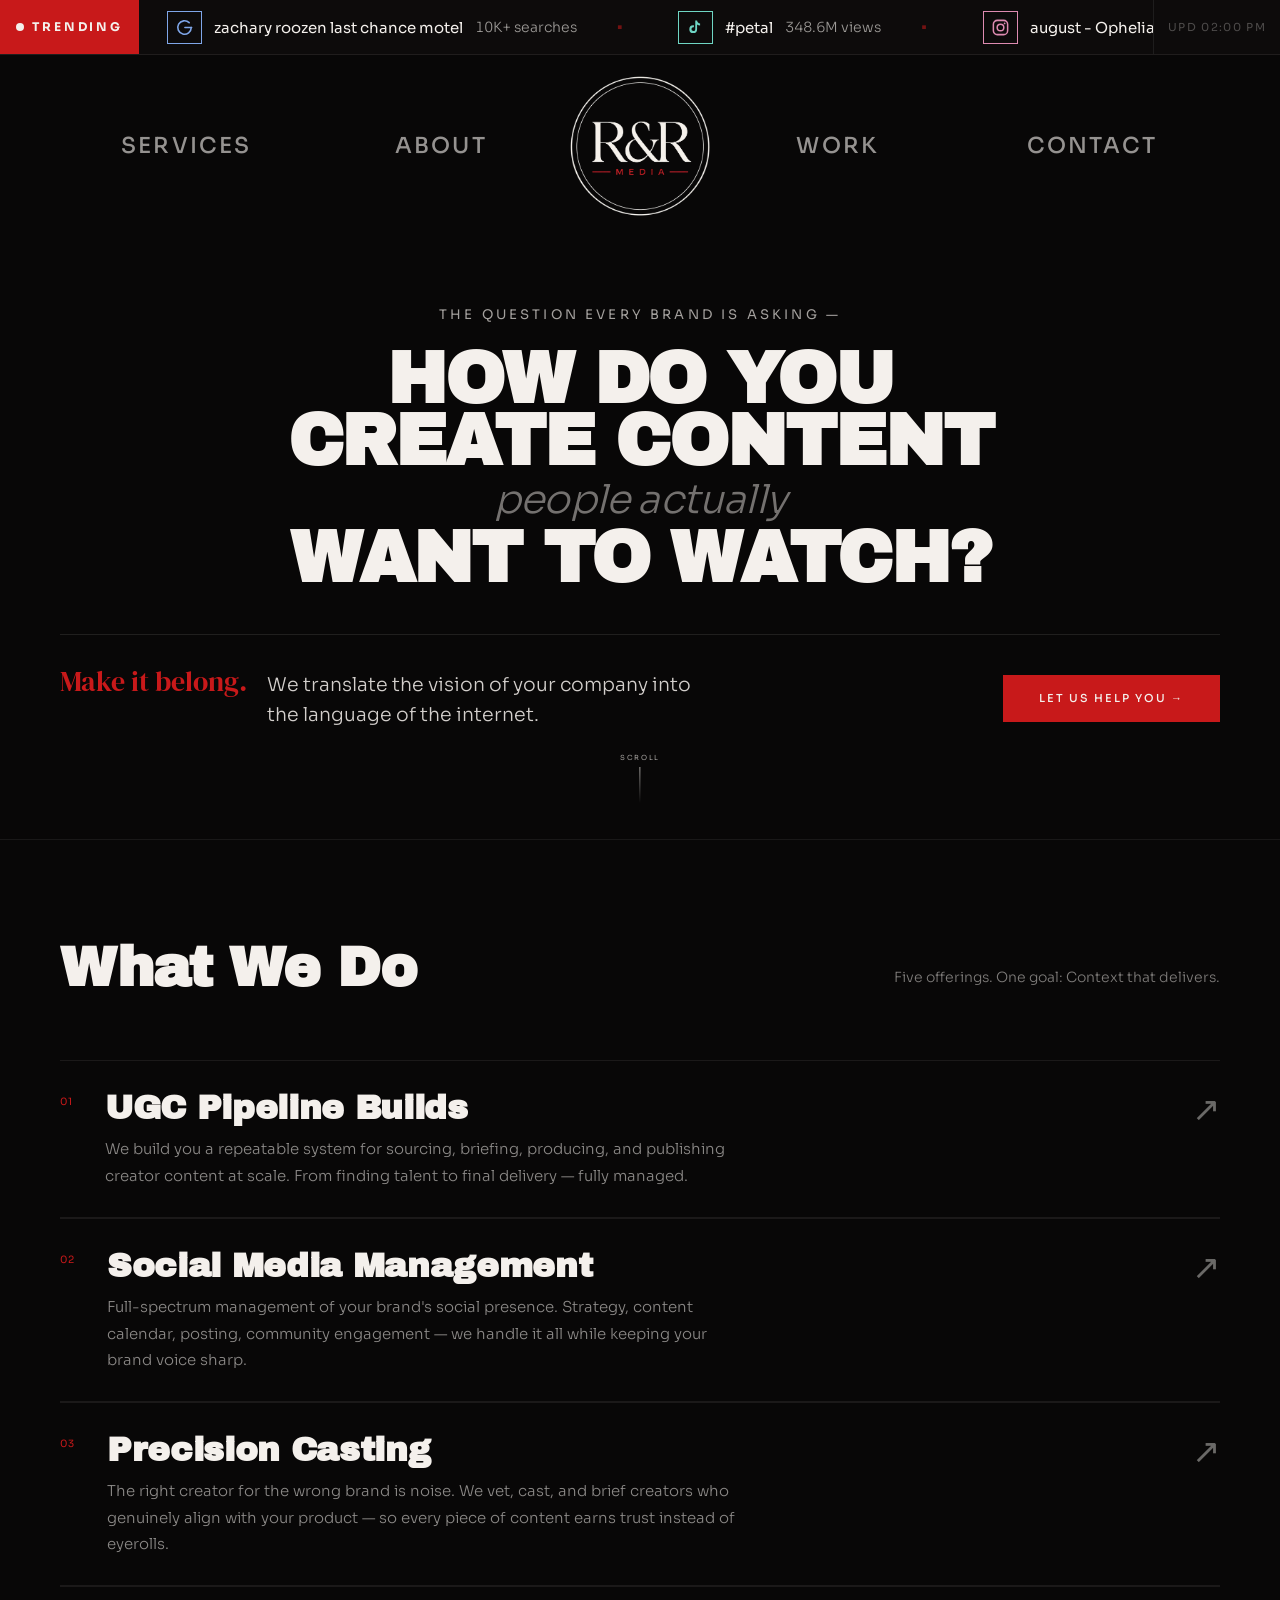
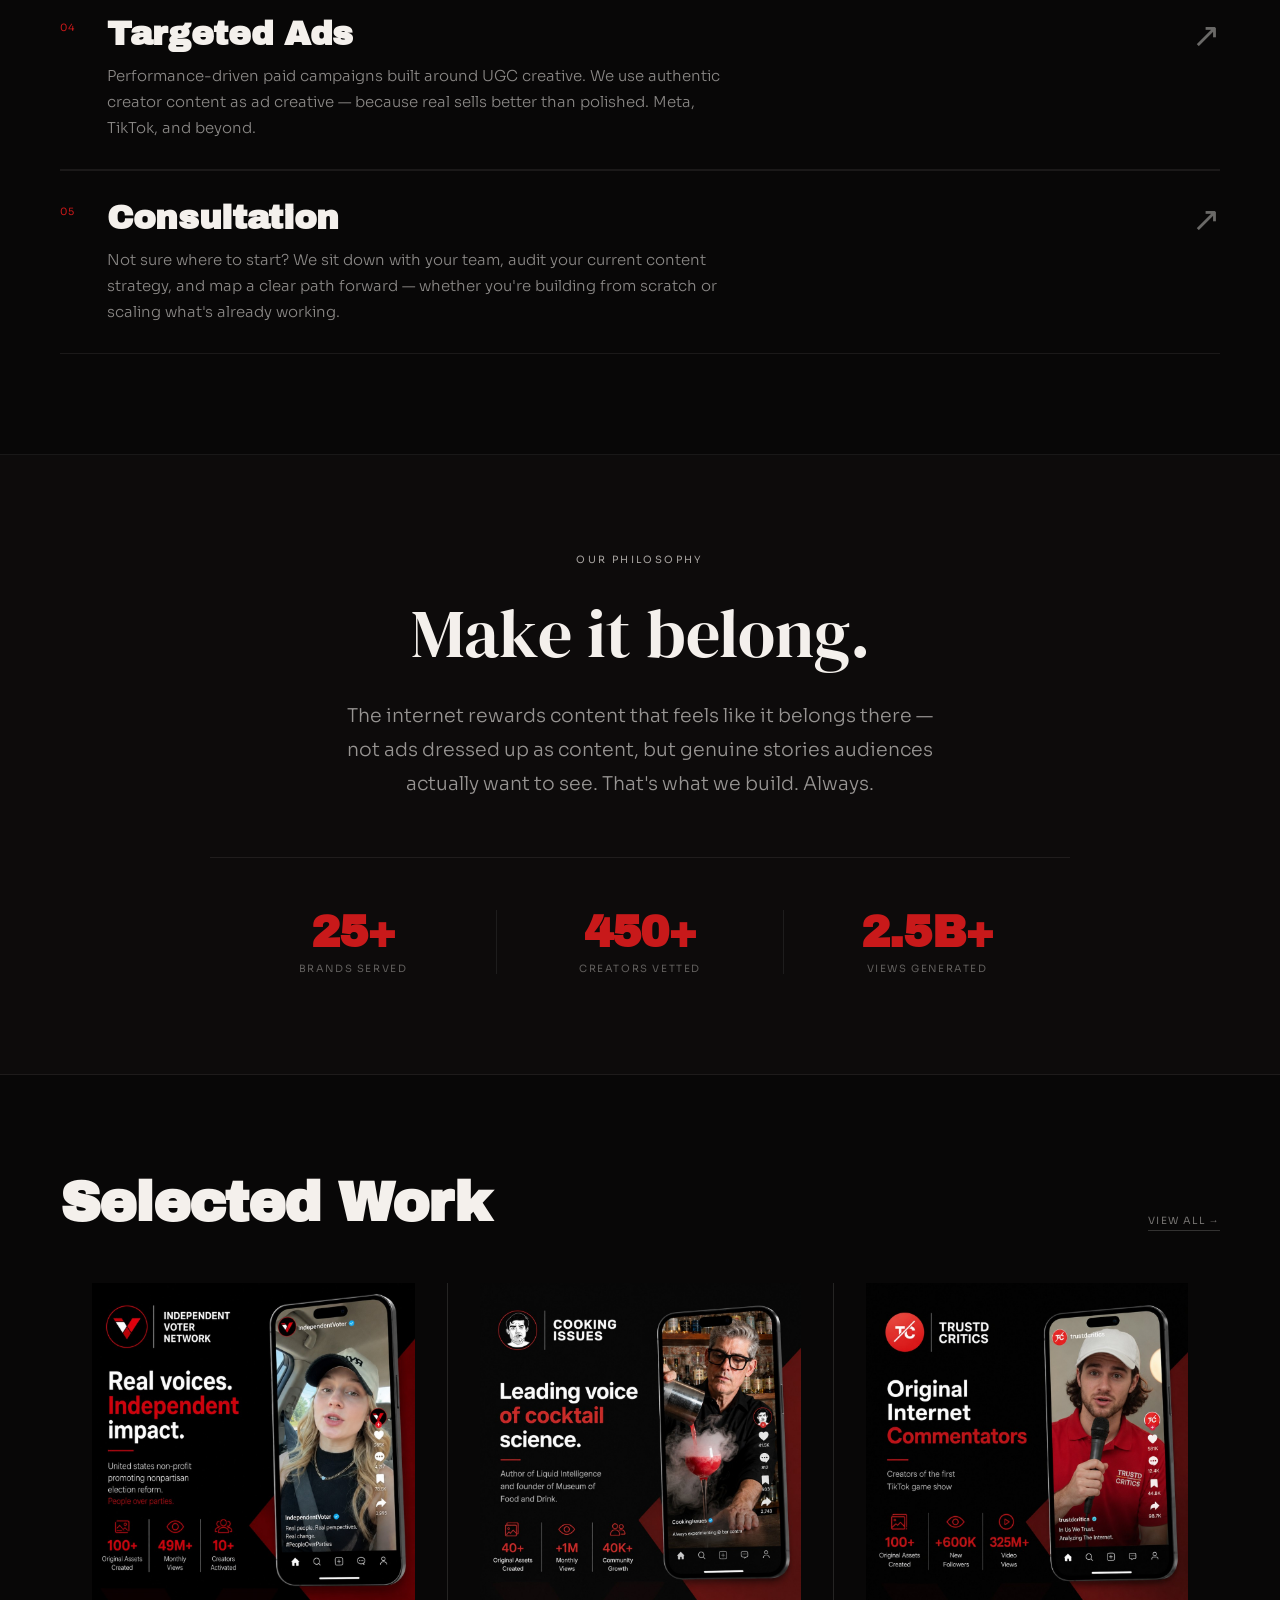
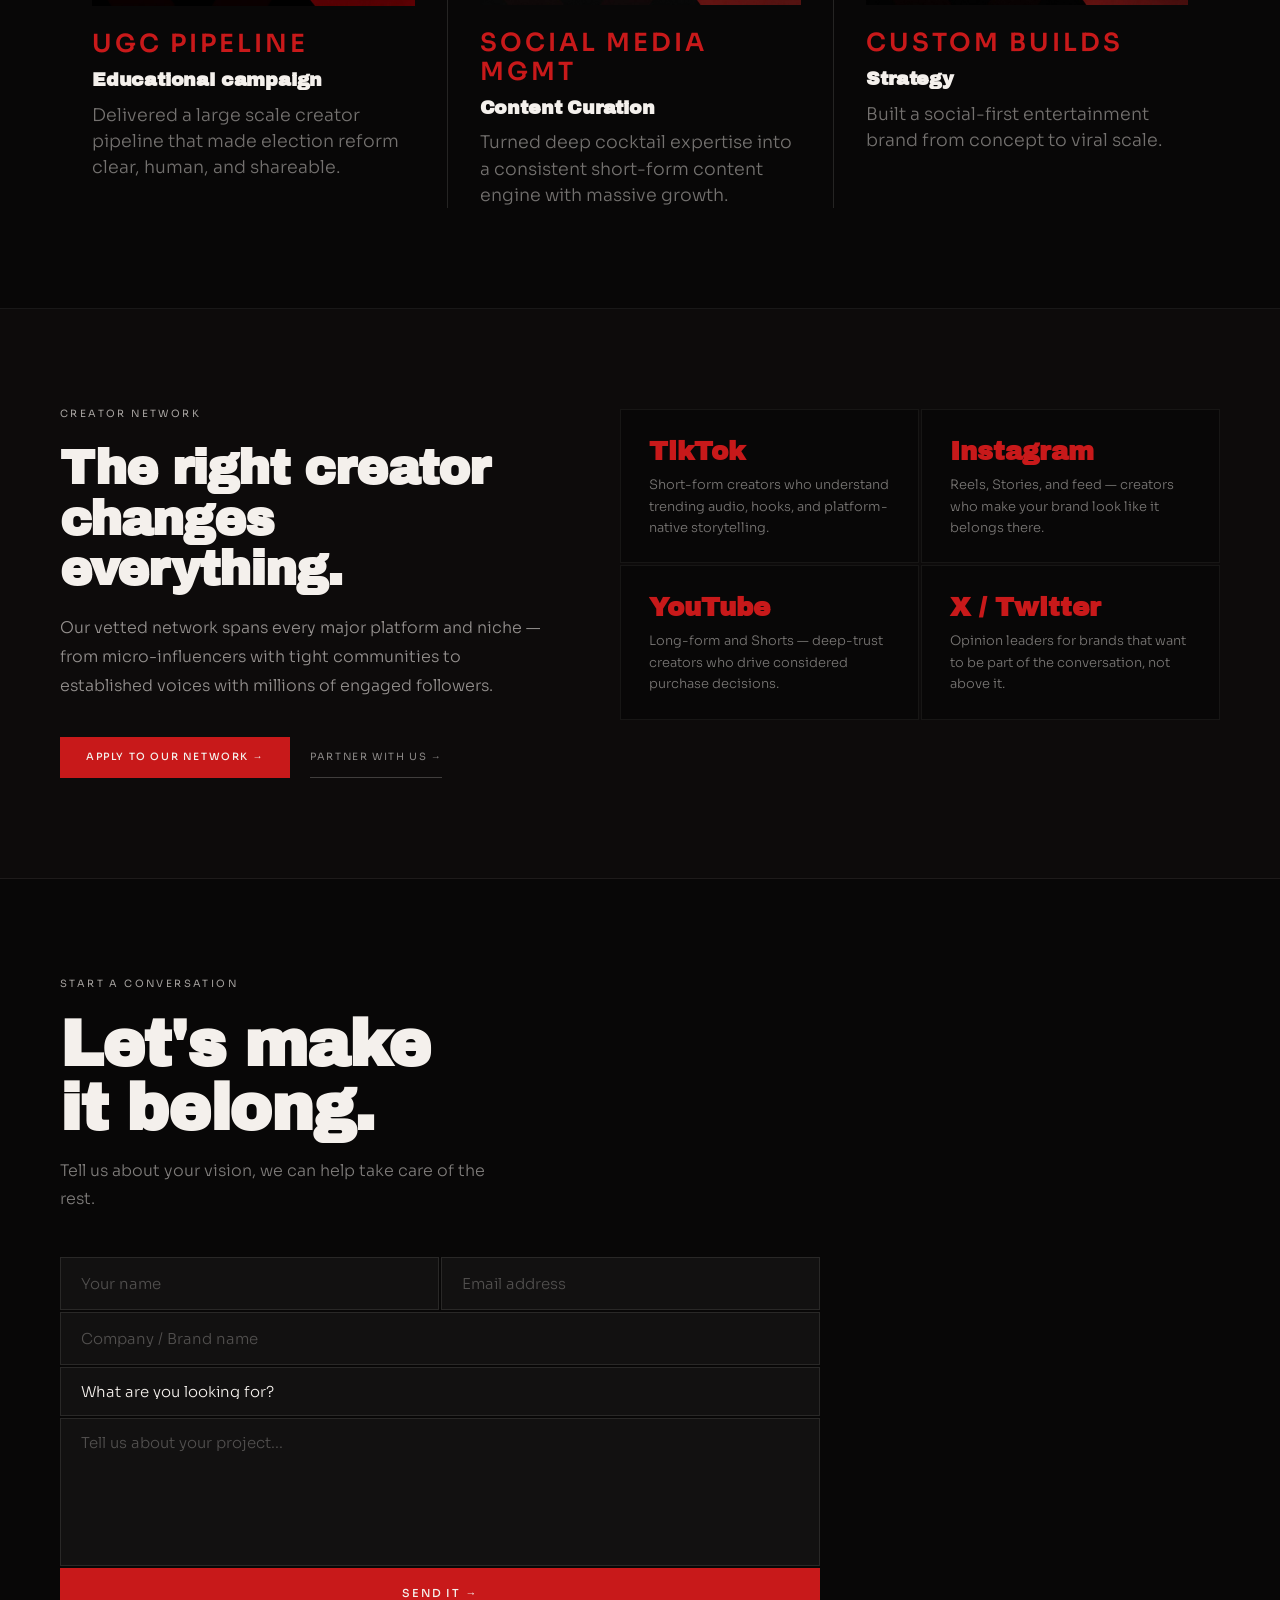
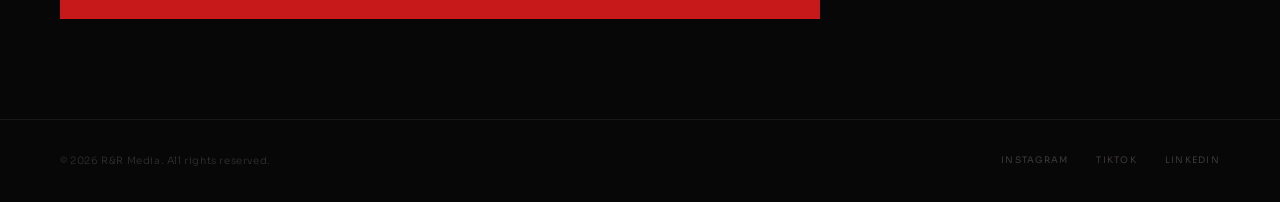
<file: index.html>
<!DOCTYPE html>
<html lang="en">
<head>
<meta charset="utf-8">
<meta name="viewport" content="width=device-width, initial-scale=1, viewport-fit=cover">
<title>R&amp;R Media — Content people actually want to watch</title>
<meta name="description" content="R&amp;R Media builds UGC pipelines, manages social presence, casts creators, and runs performance ads for brands that want content people actually watch.">
<link rel="stylesheet" href="css/styles.css">
<link rel="stylesheet" href="css/home.css">
</head>
<body class="">

<!-- ── Trending ticker (filled from trends/feed.json by js/app.js) ────────── -->
<div class="ttk-bar" role="marquee" aria-label="Trending topics ticker">
  <div class="ttk-label"><span class="ttk-dot"></span><span>TRENDING</span></div>
  <div class="ttk-window"><div class="ttk-track"></div></div>
  <div class="ttk-upd">LIVE</div>
</div>

<!-- ── Nav ────────────────────────────────────────────────────────────────── -->
<nav id="rr-nav">
  <div class="rr-navgrp">
    <a href="#services" class="rrnav-link"><span class="rrnav-roll"><span>Services</span><span aria-hidden="true">Services</span></span></a>
    <a href="#about" class="rrnav-link"><span class="rrnav-roll"><span>About</span><span aria-hidden="true">About</span></span></a>
  </div>

  <a href="#home" class="rr-nav-logo" aria-label="R&amp;R Media — home">
    <img src="assets/rr-badge.png" alt="R&amp;R Media" class="rr-logo-static">
    <img src="assets/rr-badge-inv.png" alt="" class="rr-logo-inv">
    <img src="assets/rr-badge-flat.png" alt="" class="rr-logo-flat">
  </a>

  <div class="rr-navgrp">
    <a href="#work" class="rrnav-link"><span class="rrnav-roll"><span>Work</span><span aria-hidden="true">Work</span></span></a>
    <a href="#contact" class="rrnav-link"><span class="rrnav-roll"><span>Contact</span><span aria-hidden="true">Contact</span></span></a>
  </div>

  <button id="rr-menu-btn" aria-label="Menu">
    <span class="rr-bar"></span><span class="rr-bar"></span><span class="rr-bar"></span>
  </button>
</nav>

<div id="rr-mobile-menu">
  <a href="#services" class="rr-mm-link">Services</a>
  <a href="#about" class="rr-mm-link">About</a>
  <a href="#work" class="rr-mm-link">Work</a>
  <a href="#creators" class="rr-mm-link">Creators</a>
  <a href="#contact" class="rr-mm-link rr-mm-cta">Get in touch</a>
</div>

<div class="rr-navpad"></div>

<!-- ── Hero ───────────────────────────────────────────────────────────────── -->
<section id="home">
  <div class="hero-grid">
    <div>
      <div class="hero-eyebrow" data-reveal>The question every brand is asking &mdash;</div>
      <div class="rr-h1" data-reveal data-d="1">How do you</div>
      <div class="rr-h1" data-reveal data-d="2">create content</div>
      <div class="rr-italic" data-reveal data-d="3">people actually</div>
      <div class="rr-h1" data-reveal data-d="4" style="margin-top:10px;">want to watch?</div>
    </div>
  </div>

  <div class="rr-ansrow" data-reveal data-d="5">
    <div class="ans-copy">
      <span class="ans-lede">Make it belong.</span>
      <span class="ans-sub">We translate the vision of your company into the language of the internet.</span>
    </div>
    <a href="#contact" class="btn-red">Let us help you →</a>
  </div>

  <div class="scroll-cue"><span>Scroll</span><i></i></div>
</section>

<!-- ── Services ───────────────────────────────────────────────────────────── -->
<section id="services" class="sec">
  <div class="sec-head" data-reveal>
    <h2>What We Do</h2>
    <p>Five offerings. One goal: Context that delivers.</p>
  </div>

  <a href="services.html#ugc-pipeline" class="svc-link">
    <div class="svc-row" data-reveal>
      <span class="svc-num">01</span>
      <div style="flex:1;">
        <div class="svc-title">UGC Pipeline Builds</div>
        <div class="svc-desc">We build you a repeatable system for sourcing, briefing, producing, and publishing creator content at scale. From finding talent to final delivery — fully managed.
        </div>
      </div>
      <span class="svc-arrow">↗</span>
    </div>
  </a>

  <a href="services.html#social-media" class="svc-link">
    <div class="svc-row" data-reveal data-d="1">
      <span class="svc-num">02</span>
      <div style="flex:1;">
        <div class="svc-title">Social Media Management</div>
        <div class="svc-desc">Full-spectrum management of your brand's social presence. Strategy, content calendar, posting, community engagement — we handle it all while keeping your brand voice sharp.
        </div>
      </div>
      <span class="svc-arrow">↗</span>
    </div>
  </a>

  <a href="services.html#casting" class="svc-link">
    <div class="svc-row" data-reveal data-d="2">
      <span class="svc-num">03</span>
      <div style="flex:1;">
        <div class="svc-title">Precision Casting</div>
        <div class="svc-desc">The right creator for the wrong brand is noise. We vet, cast, and brief creators who genuinely align with your product — so every piece of content earns trust instead of eyerolls.
        </div>
      </div>
      <span class="svc-arrow">↗</span>
    </div>
  </a>

  <a href="services.html#targeted-ads" class="svc-link">
    <div class="svc-row" data-reveal data-d="3">
      <span class="svc-num">04</span>
      <div style="flex:1;">
        <div class="svc-title">Targeted Ads</div>
        <div class="svc-desc">Performance-driven paid campaigns built around UGC creative. We use authentic creator content as ad creative — because real sells better than polished. Meta, TikTok, and beyond.
        </div>
      </div>
      <span class="svc-arrow">↗</span>
    </div>
  </a>

  <a href="services.html#consultation" class="svc-link">
    <div class="svc-row" data-reveal data-d="4">
      <span class="svc-num">05</span>
      <div style="flex:1;">
        <div class="svc-title">Consultation</div>
        <div class="svc-desc">Not sure where to start? We sit down with your team, audit your current content strategy, and map a clear path forward — whether you're building from scratch or scaling what's already working.
        </div>
      </div>
      <span class="svc-arrow">↗</span>
    </div>
  </a>
</section>

<!-- ── Manifesto ──────────────────────────────────────────────────────────── -->
<section id="about" class="sec sec--panel">
  <div class="manifesto">
    <div class="eyebrow" data-reveal style="margin-bottom:32px;">Our Philosophy</div>
    <div class="rr-mhead" data-reveal data-d="1">Make it belong.</div>
    <div class="manifesto-body" data-reveal data-d="2">The internet rewards content that feels like it belongs there — not ads dressed up as content, but genuine stories audiences actually want to see. That's what we build. Always.</div>
    <div class="rr-stats" data-reveal data-d="3">
      <div><div class="stat-n">25+</div><div class="stat-l">Brands Served</div></div>
      <div><div class="stat-n">450+</div><div class="stat-l">Creators Vetted</div></div>
      <div><div class="stat-n">2.5B+</div><div class="stat-l">Views Generated</div></div>
    </div>
  </div>
</section>

<!-- ── Selected work ──────────────────────────────────────────────────────── -->
<section id="work" class="sec">
  <div class="work-head" data-reveal>
    <h2>Selected Work</h2>
    <a href="#contact" class="work-all">View all →</a>
  </div>

  <div class="rr-wgrid">
    <div class="work-card" data-reveal>
      <div class="work-shot"><img src="assets/work-ivp.jpg" alt="IVP — every voter deserves a voice that matters"></div>
      <div class="work-meta">
        <div class="work-kicker">UGC Pipeline</div>
        <div class="work-name">Educational campaign</div>
        <div class="work-stats">Delivered a large scale creator pipeline that made election reform clear, human, and shareable.</div>
      </div>
    </div>

    <div class="work-card" data-reveal data-d="1">
      <div class="work-shot"><img src="assets/work-cooking-issues.jpg" alt="Cooking Issues — leading voice of cocktail science"></div>
      <div class="work-meta">
        <div class="work-kicker">Social Media Mgmt</div>
        <div class="work-name">Content Curation</div>
        <div class="work-stats">Turned deep cocktail expertise into a consistent short-form content engine with massive growth.</div>
      </div>
    </div>

    <div class="work-card" data-reveal data-d="2">
      <div class="work-shot"><img src="assets/work-trustd-critics.jpg" alt="Trustd Critics — original internet commentators"></div>
      <div class="work-meta">
        <div class="work-kicker">Custom Builds</div>
        <div class="work-name">Strategy</div>
        <div class="work-stats">Built a social-first entertainment brand from concept to viral scale.</div>
      </div>
    </div>
  </div>
</section>

<!-- ── Creator network ────────────────────────────────────────────────────── -->
<section id="creators" class="sec sec--panel">
  <div class="rr-creators">
    <div class="creators-copy">
      <div class="eyebrow" data-reveal style="margin-bottom:24px;">Creator Network</div>
      <div class="creators-head" data-reveal data-d="1">The right creator<br>changes everything.</div>
      <div class="creators-body" data-reveal data-d="2">Our vetted network spans every major platform and niche — from micro-influencers with tight communities to established voices with millions of engaged followers.</div>
      <div class="creators-cta" data-reveal data-d="3">
        <a href="#contact" data-audience="creator" class="btn-red btn-red--sm">Apply to our network →</a>
        <a href="#contact" data-audience="creator" class="btn-ghost">Partner with us →</a>
      </div>
    </div>

    <div class="rr-pgrid" data-reveal>
      <div class="platform-tile">
        <h3>TikTok</h3>
        <p>Short-form creators who understand trending audio, hooks, and platform-native storytelling.</p>
      </div>
      <div class="platform-tile">
        <h3>Instagram</h3>
        <p>Reels, Stories, and feed — creators who make your brand look like it belongs there.</p>
      </div>
      <div class="platform-tile">
        <h3>YouTube</h3>
        <p>Long-form and Shorts — deep-trust creators who drive considered purchase decisions.</p>
      </div>
      <div class="platform-tile">
        <h3>X / Twitter</h3>
        <p>Opinion leaders for brands that want to be part of the conversation, not above it.</p>
      </div>
    </div>
  </div>
</section>

<!-- ── Contact ────────────────────────────────────────────────────────────── -->
<section id="contact" class="sec">
  <div class="contact-wrap">
    <div class="eyebrow" id="ct-eyebrow" data-reveal>Start a conversation</div>
    <div class="contact-head" id="ct-head" data-reveal data-d="1">Let's make<br>it belong.</div>
    <div class="contact-body" id="ct-body" data-reveal data-d="2">Tell us about your vision, we can help take care of the rest.</div>

    <form id="contact-form" data-reveal data-d="3" method="post" action="#">
      <div class="rr-frow">
        <input type="text" id="ct-name" name="name" placeholder="Your name">
        <input type="email" name="email" placeholder="Email address">
      </div>
      <input type="text" id="ct-org" name="company" placeholder="Company / Brand name">
      <select id="ct-select" name="interest">
        <option value="" disabled selected>What are you looking for?</option>
        <option>UGC Pipeline Build</option>
        <option>Social Media Management</option>
        <option>Precision Casting</option>
        <option>Targeted Ads</option>
        <option>Consultation</option>
        <option>Something else</option>
      </select>
      <textarea id="ct-message" name="message" placeholder="Tell us about your project..."></textarea>

      <!-- Which CTA sent them here — filled by js/app.js -->
      <input type="hidden" id="lead_cta" name="lead_cta">
      <input type="hidden" id="lead_section" name="lead_section">
      <input type="hidden" id="lead_page" name="lead_page">
      <input type="hidden" id="lead_clicked_at" name="lead_clicked_at">
      <input type="hidden" id="lead_entry" name="lead_entry">
      <input type="hidden" id="lead_audience" name="lead_audience" value="brand">

      <button type="submit" id="ct-submit" class="btn-red">Send it →</button>
    </form>
  </div>
</section>

<!-- ── Footer ─────────────────────────────────────────────────────────────── -->
<footer>
  <span class="footer-copy">© 2026 R&amp;R Media. All rights reserved.</span>
  <div class="footer-social">
    <a href="#">Instagram</a>
    <a href="#">TikTok</a>
    <a href="#">LinkedIn</a>
  </div>
</footer>

<script src="js/ab.js"></script>
<script src="js/app.js"></script>
</body>
</html>
</file>
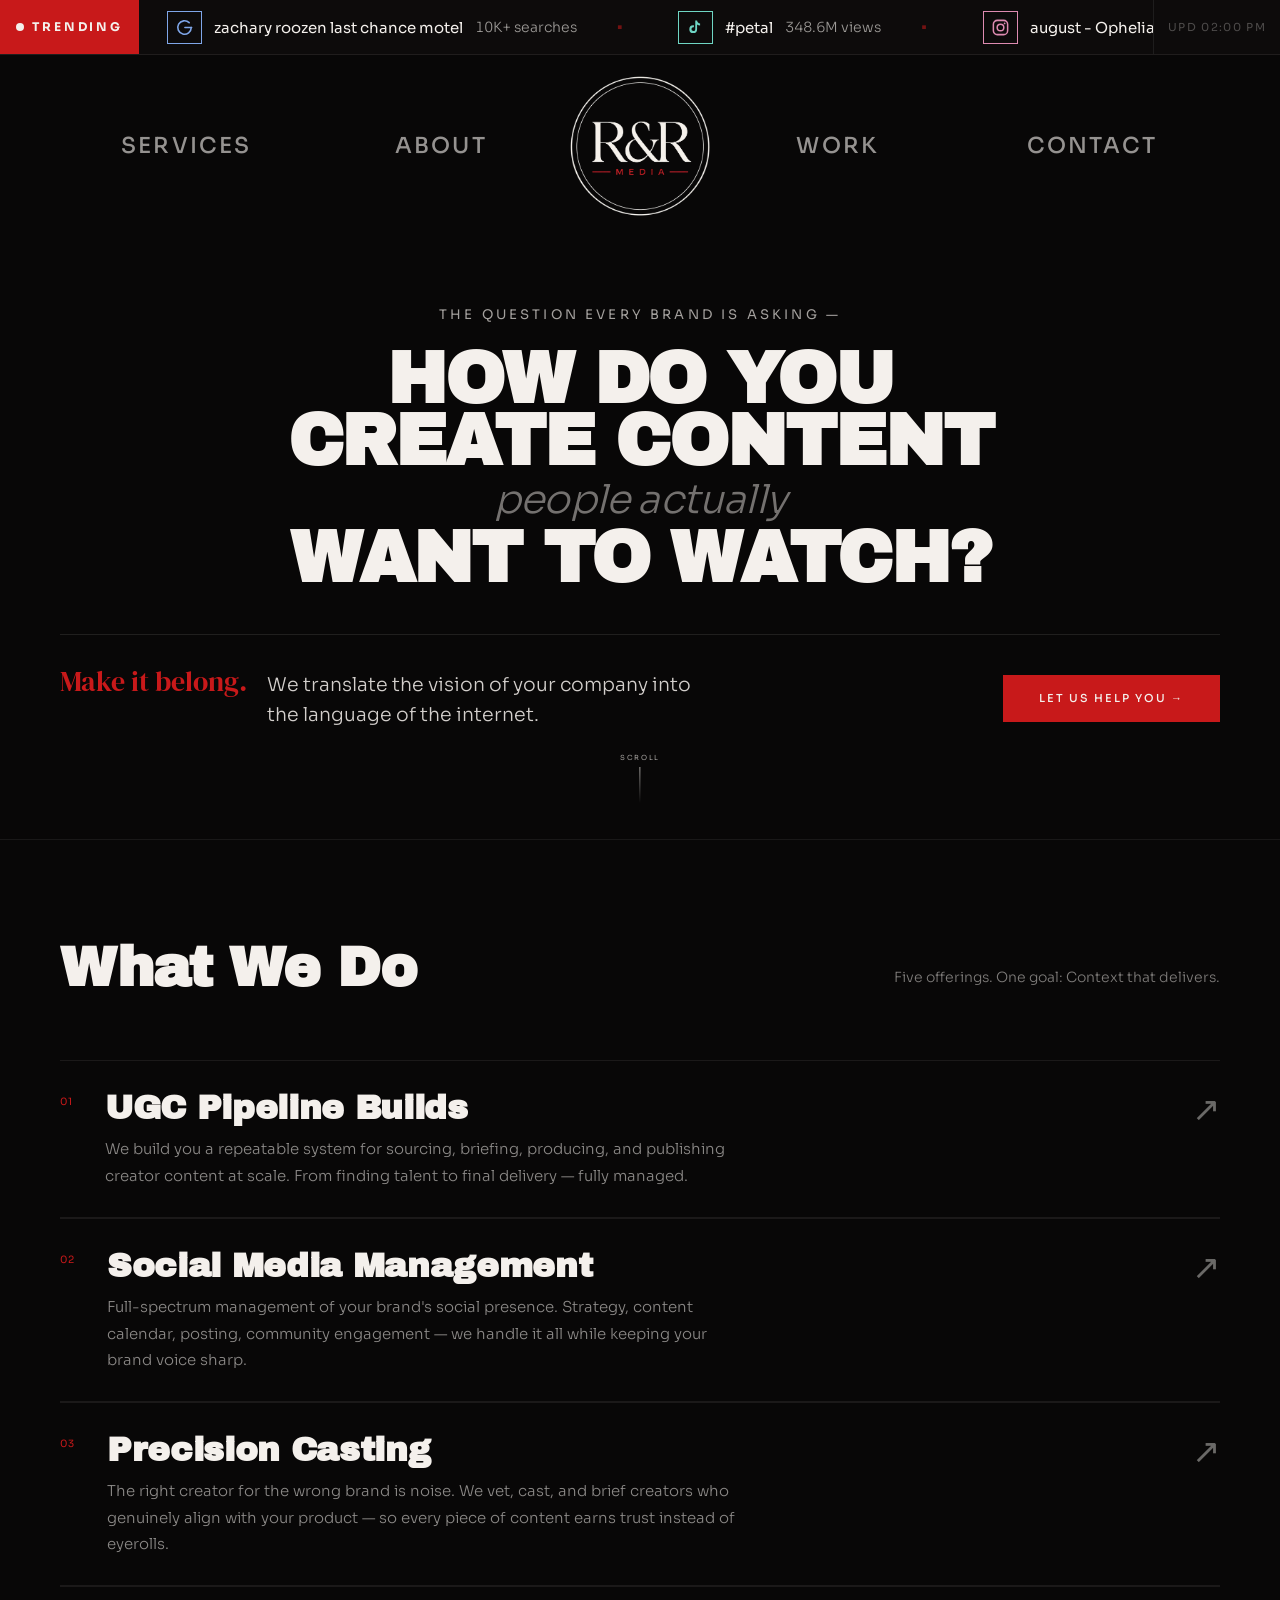
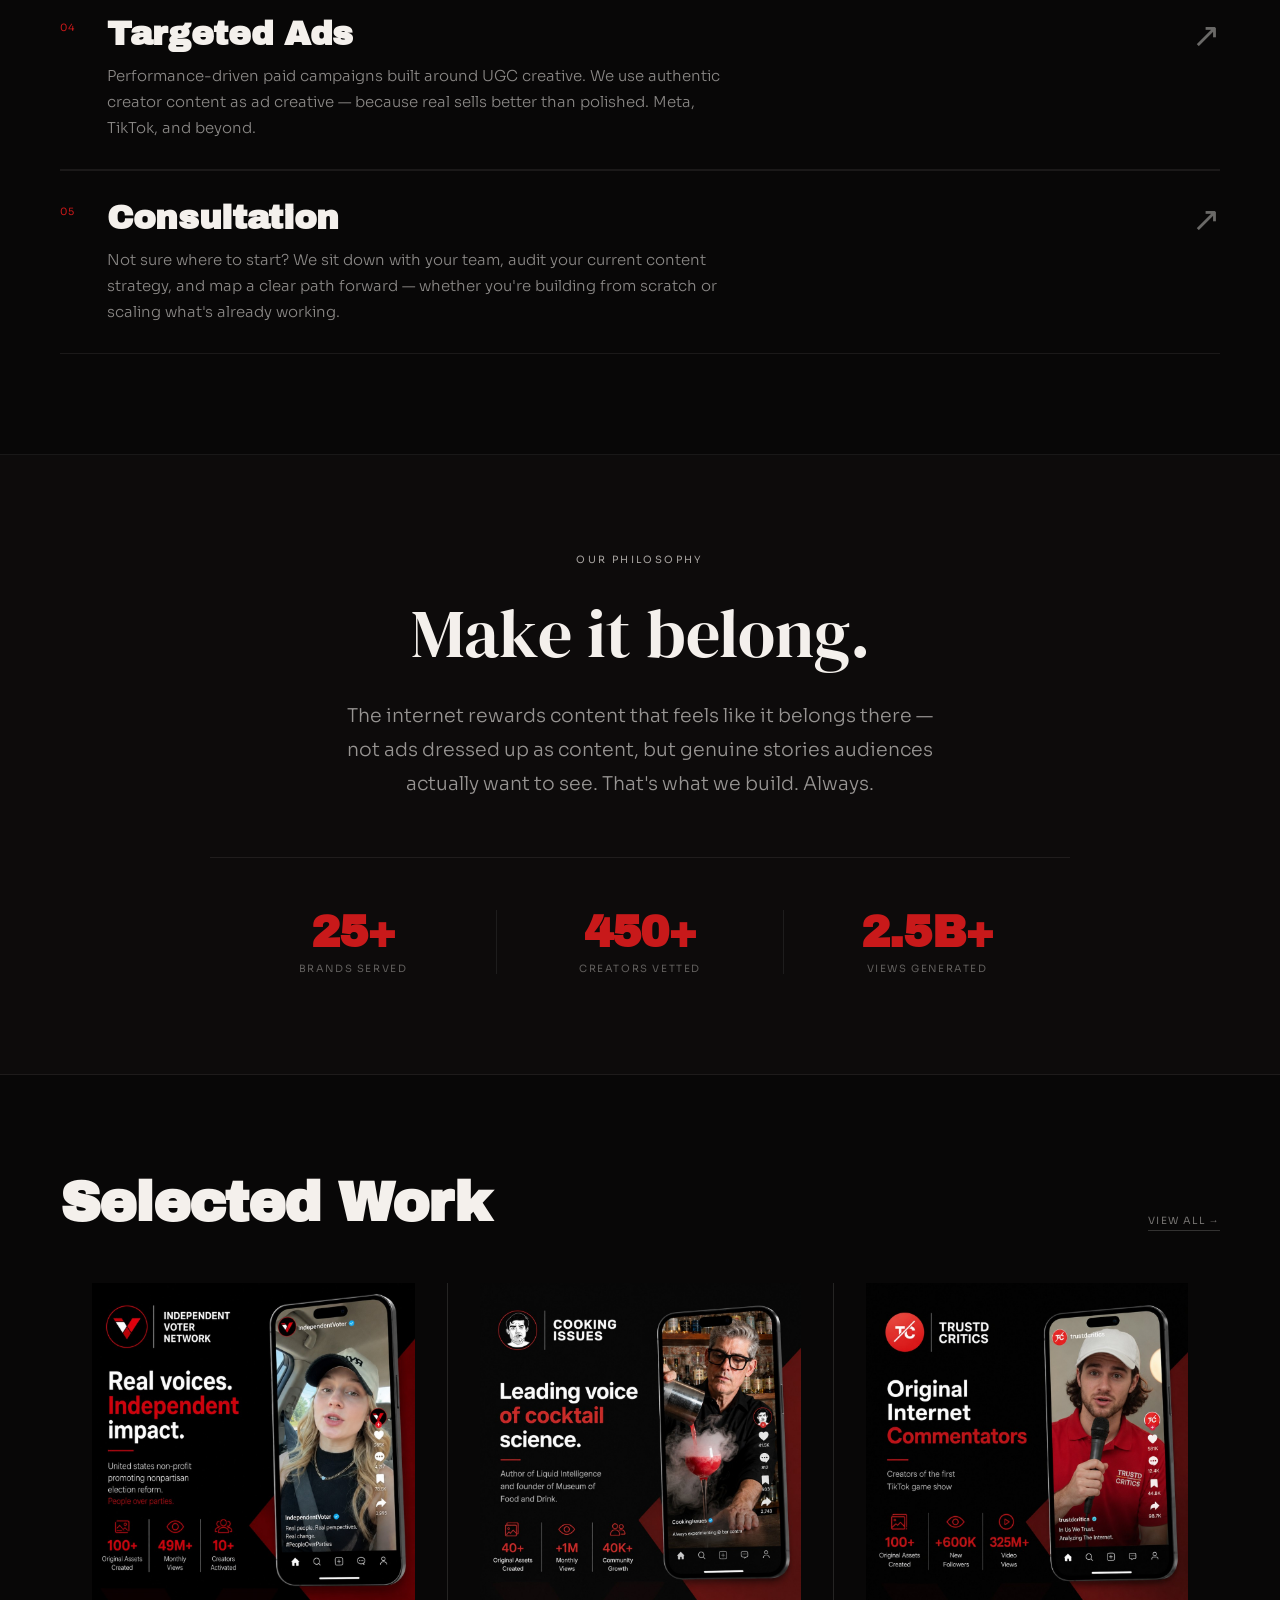
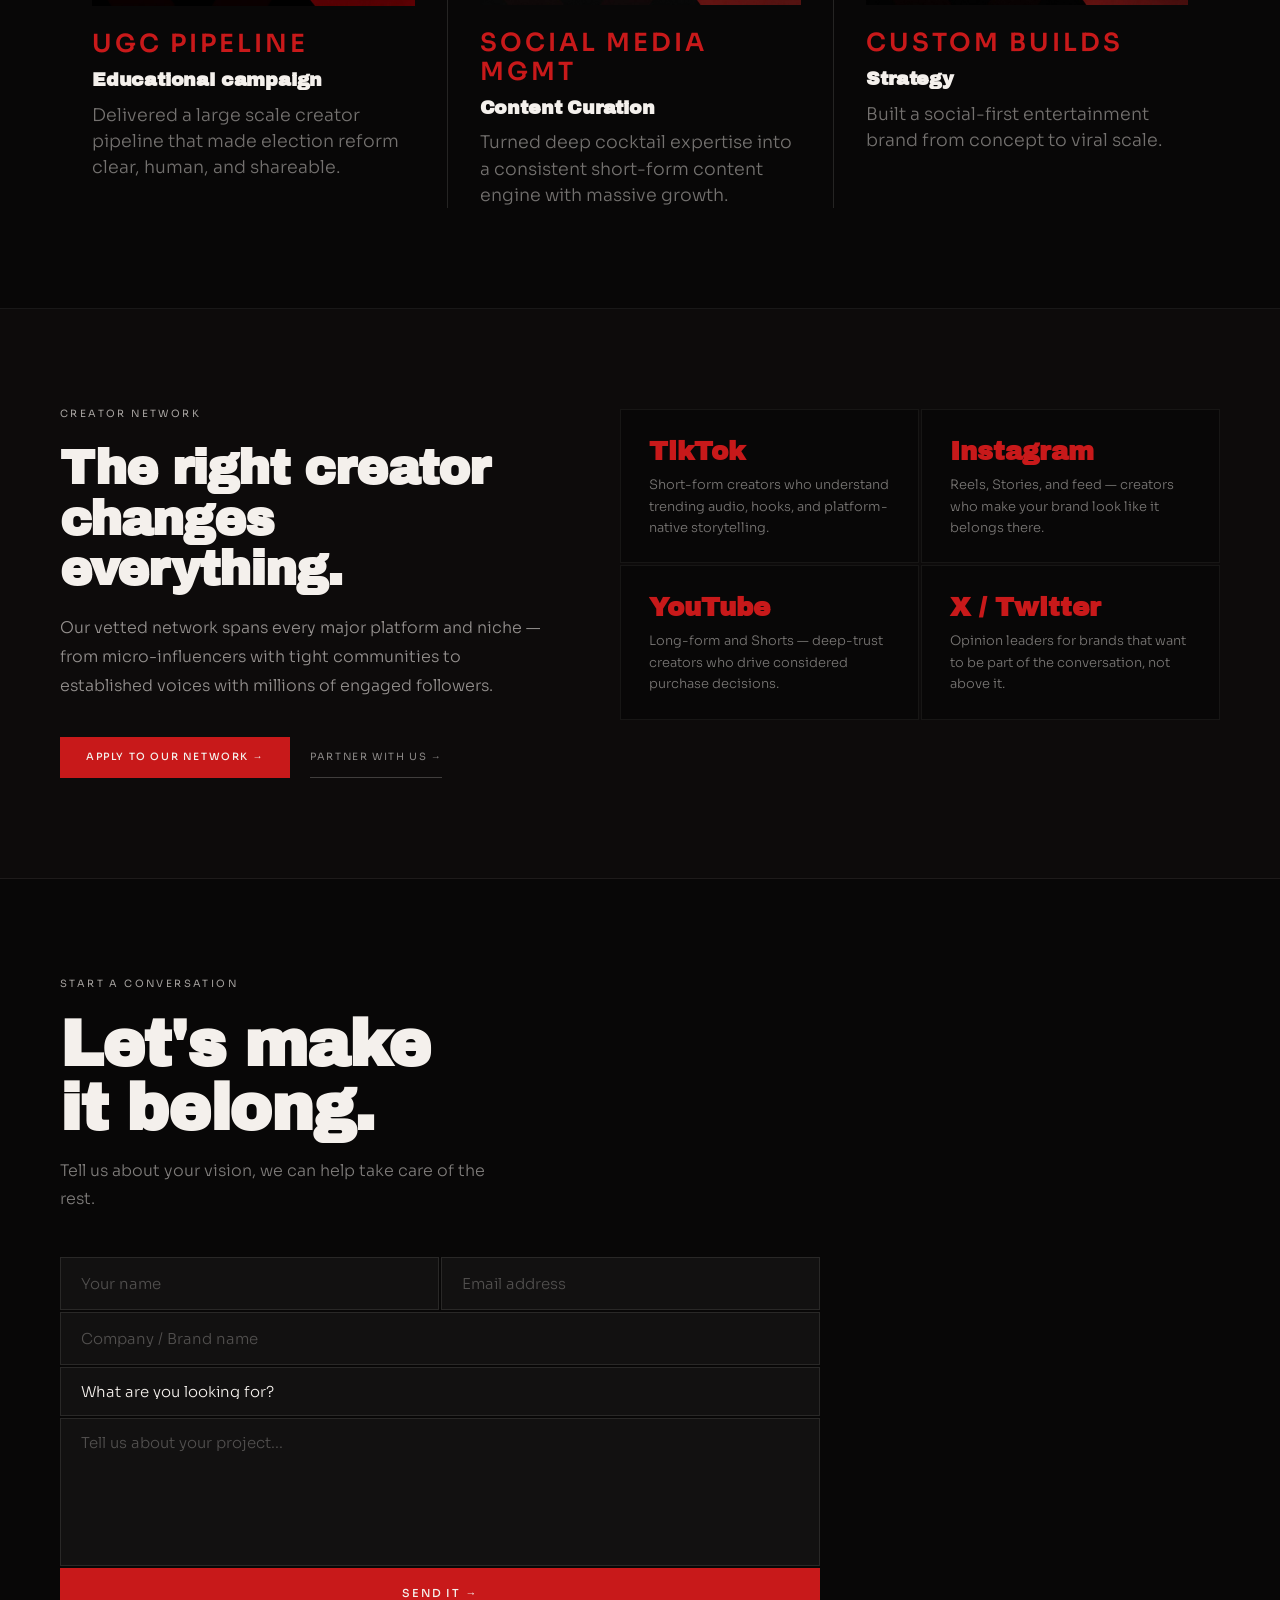
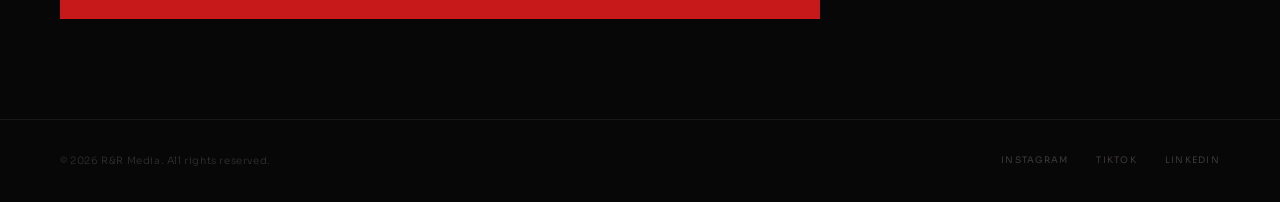
<file: index2.html>
<!DOCTYPE html>
<html lang="en">
<head>
<meta charset="utf-8">
<meta name="viewport" content="width=device-width, initial-scale=1, viewport-fit=cover">
<title>R&amp;R Media — Content people actually want to watch</title>
<meta name="description" content="R&amp;R Media builds UGC pipelines, manages social presence, casts creators, and runs performance ads for brands that want content people actually watch.">
<link rel="stylesheet" href="css/styles.css">
<link rel="stylesheet" href="css/home.css">
<link rel="stylesheet" href="css/home2.css">
</head>
<body class="">

<!-- ── Trending ticker (filled from trends/feed.json by js/app.js) ────────── -->
<div class="ttk-bar" role="marquee" aria-label="Trending topics ticker">
  <div class="ttk-label"><span class="ttk-dot"></span><span>TRENDING</span></div>
  <div class="ttk-window"><div class="ttk-track"></div></div>
  <div class="ttk-upd">LIVE</div>
</div>

<!-- ── Nav ────────────────────────────────────────────────────────────────── -->
<nav id="rr-nav">
  <div class="rr-navgrp">
    <a href="#services" class="rrnav-link"><span class="rrnav-roll"><span>Services</span><span aria-hidden="true">Services</span></span></a>
    <a href="#about" class="rrnav-link"><span class="rrnav-roll"><span>About</span><span aria-hidden="true">About</span></span></a>
  </div>

  <a href="#home" class="rr-nav-logo" aria-label="R&amp;R Media — home">
    <img src="assets/rr-badge.png" alt="R&amp;R Media" class="rr-logo-static">
    <img src="assets/rr-badge-inv.png" alt="" class="rr-logo-inv">
    <img src="assets/rr-badge-flat.png" alt="" class="rr-logo-flat">
  </a>

  <div class="rr-navgrp">
    <a href="#work" class="rrnav-link"><span class="rrnav-roll"><span>Work</span><span aria-hidden="true">Work</span></span></a>
    <a href="#contact" class="rrnav-link"><span class="rrnav-roll"><span>Contact</span><span aria-hidden="true">Contact</span></span></a>
  </div>

  <button id="rr-menu-btn" aria-label="Menu">
    <span class="rr-bar"></span><span class="rr-bar"></span><span class="rr-bar"></span>
  </button>
</nav>

<div id="rr-mobile-menu">
  <a href="#services" class="rr-mm-link">Services</a>
  <a href="#about" class="rr-mm-link">About</a>
  <a href="#work" class="rr-mm-link">Work</a>
  <a href="#creators" class="rr-mm-link">Creators</a>
  <a href="#contact" class="rr-mm-link rr-mm-cta">Get in touch</a>
</div>

<div class="rr-navpad"></div>

<!-- ── Hero ───────────────────────────────────────────────────────────────── -->
<section id="home">
  <div class="hero-grid">
    <div>
      <div class="hero-statement" data-reveal>We translate</div>
      <div class="hero-statement" data-reveal data-d="1">the vision of your</div>
      <div class="hero-statement" data-reveal data-d="2">company into the</div>
      <div class="hero-statement" data-reveal data-d="3"><span class="ans-hi">language</span> of the <span class="ans-hi">internet.</span></div>
    </div>
  </div>

  <div class="rr-ansrow" data-reveal data-d="5">
    <div class="ans-copy">
      <span class="ans-lede">Make it belong.</span>
      <span class="ans-sub">Content people actually want to watch &mdash; built, cast, and managed end to end.</span>
    </div>
    <a href="#contact" class="btn-red">Let us help you →</a>
  </div>

  <div class="scroll-cue"><span>Scroll</span><i></i></div>
</section>

<!-- ── Services ───────────────────────────────────────────────────────────── -->
<section id="services" class="sec">
  <div class="sec-head" data-reveal>
    <h2>What We Do</h2>
    <p>Five offerings. One goal: Context that delivers.</p>
  </div>

  <a href="services.html#ugc-pipeline" class="svc-link">
    <div class="svc-row" data-reveal>
      <span class="svc-num">01</span>
      <div style="flex:1;">
        <div class="svc-title">UGC Pipeline Builds</div>
        <div class="svc-desc">We build you a repeatable system for sourcing, briefing, producing, and publishing creator content at scale. From finding talent to final delivery — fully managed.
        </div>
      </div>
      <span class="svc-arrow">↗</span>
    </div>
  </a>

  <a href="services.html#social-media" class="svc-link">
    <div class="svc-row" data-reveal data-d="1">
      <span class="svc-num">02</span>
      <div style="flex:1;">
        <div class="svc-title">Social Media Management</div>
        <div class="svc-desc">Full-spectrum management of your brand's social presence. Strategy, content calendar, posting, community engagement — we handle it all while keeping your brand voice sharp.
        </div>
      </div>
      <span class="svc-arrow">↗</span>
    </div>
  </a>

  <a href="services.html#casting" class="svc-link">
    <div class="svc-row" data-reveal data-d="2">
      <span class="svc-num">03</span>
      <div style="flex:1;">
        <div class="svc-title">Precision Casting</div>
        <div class="svc-desc">The right creator for the wrong brand is noise. We vet, cast, and brief creators who genuinely align with your product — so every piece of content earns trust instead of eyerolls.
        </div>
      </div>
      <span class="svc-arrow">↗</span>
    </div>
  </a>

  <a href="services.html#targeted-ads" class="svc-link">
    <div class="svc-row" data-reveal data-d="3">
      <span class="svc-num">04</span>
      <div style="flex:1;">
        <div class="svc-title">Targeted Ads</div>
        <div class="svc-desc">Performance-driven paid campaigns built around UGC creative. We use authentic creator content as ad creative — because real sells better than polished. Meta, TikTok, and beyond.
        </div>
      </div>
      <span class="svc-arrow">↗</span>
    </div>
  </a>

  <a href="services.html#consultation" class="svc-link">
    <div class="svc-row" data-reveal data-d="4">
      <span class="svc-num">05</span>
      <div style="flex:1;">
        <div class="svc-title">Consultation</div>
        <div class="svc-desc">Not sure where to start? We sit down with your team, audit your current content strategy, and map a clear path forward — whether you're building from scratch or scaling what's already working.
        </div>
      </div>
      <span class="svc-arrow">↗</span>
    </div>
  </a>
</section>

<!-- ── Manifesto ──────────────────────────────────────────────────────────── -->
<section id="about" class="sec sec--panel">
  <div class="manifesto">
    <div class="eyebrow" data-reveal style="margin-bottom:32px;">Our Philosophy</div>
    <div class="rr-mhead" data-reveal data-d="1">Make it belong.</div>
    <div class="manifesto-body" data-reveal data-d="2">The internet rewards content that feels like it belongs there — not ads dressed up as content, but genuine stories audiences actually want to see. That's what we build. Always.</div>
    <div class="rr-stats" data-reveal data-d="3">
      <div><div class="stat-n">25+</div><div class="stat-l">Brands Served</div></div>
      <div><div class="stat-n">450+</div><div class="stat-l">Creators Vetted</div></div>
      <div><div class="stat-n">2.5B+</div><div class="stat-l">Views Generated</div></div>
    </div>
  </div>
</section>

<!-- ── Selected work ──────────────────────────────────────────────────────── -->
<section id="work" class="sec">
  <div class="work-head" data-reveal>
    <h2>Selected Work</h2>
    <a href="#contact" class="work-all">View all →</a>
  </div>

  <div class="rr-wgrid">
    <div class="work-card" data-reveal>
      <div class="work-shot"><img src="assets/work-ivp.jpg" alt="IVP — every voter deserves a voice that matters"></div>
      <div class="work-meta">
        <div class="work-kicker">UGC Pipeline</div>
        <div class="work-name">Educational campaign</div>
        <div class="work-stats">Delivered a large scale creator pipeline that made election reform clear, human, and shareable.</div>
      </div>
    </div>

    <div class="work-card" data-reveal data-d="1">
      <div class="work-shot"><img src="assets/work-cooking-issues.jpg" alt="Cooking Issues — leading voice of cocktail science"></div>
      <div class="work-meta">
        <div class="work-kicker">Social Media Mgmt</div>
        <div class="work-name">Content Curation</div>
        <div class="work-stats">Turned deep cocktail expertise into a consistent short-form content engine with massive growth.</div>
      </div>
    </div>

    <div class="work-card" data-reveal data-d="2">
      <div class="work-shot"><img src="assets/work-trustd-critics.jpg" alt="Trustd Critics — original internet commentators"></div>
      <div class="work-meta">
        <div class="work-kicker">Custom Builds</div>
        <div class="work-name">Strategy</div>
        <div class="work-stats">Built a social-first entertainment brand from concept to viral scale.</div>
      </div>
    </div>
  </div>
</section>

<!-- ── Creator network ────────────────────────────────────────────────────── -->
<section id="creators" class="sec sec--panel">
  <div class="rr-creators">
    <div class="creators-copy">
      <div class="eyebrow" data-reveal style="margin-bottom:24px;">Creator Network</div>
      <div class="creators-head" data-reveal data-d="1">The right creator<br>changes everything.</div>
      <div class="creators-body" data-reveal data-d="2">Our vetted network spans every major platform and niche — from micro-influencers with tight communities to established voices with millions of engaged followers.</div>
      <div class="creators-cta" data-reveal data-d="3">
        <a href="#contact" data-audience="creator" class="btn-red btn-red--sm">Apply to our network →</a>
        <a href="#contact" data-audience="creator" class="btn-ghost">Partner with us →</a>
      </div>
    </div>

    <div class="rr-pgrid" data-reveal>
      <div class="platform-tile">
        <h3>TikTok</h3>
        <p>Short-form creators who understand trending audio, hooks, and platform-native storytelling.</p>
      </div>
      <div class="platform-tile">
        <h3>Instagram</h3>
        <p>Reels, Stories, and feed — creators who make your brand look like it belongs there.</p>
      </div>
      <div class="platform-tile">
        <h3>YouTube</h3>
        <p>Long-form and Shorts — deep-trust creators who drive considered purchase decisions.</p>
      </div>
      <div class="platform-tile">
        <h3>X / Twitter</h3>
        <p>Opinion leaders for brands that want to be part of the conversation, not above it.</p>
      </div>
    </div>
  </div>
</section>

<!-- ── Contact ────────────────────────────────────────────────────────────── -->
<section id="contact" class="sec">
  <div class="contact-wrap">
    <div class="eyebrow" id="ct-eyebrow" data-reveal>Start a conversation</div>
    <div class="contact-head" id="ct-head" data-reveal data-d="1">Let's make<br>it belong.</div>
    <div class="contact-body" id="ct-body" data-reveal data-d="2">Tell us about your vision, we can help take care of the rest.</div>

    <form id="contact-form" data-reveal data-d="3" method="post" action="#">
      <div class="rr-frow">
        <input type="text" id="ct-name" name="name" placeholder="Your name">
        <input type="email" name="email" placeholder="Email address">
      </div>
      <input type="text" id="ct-org" name="company" placeholder="Company / Brand name">
      <select id="ct-select" name="interest">
        <option value="" disabled selected>What are you looking for?</option>
        <option>UGC Pipeline Build</option>
        <option>Social Media Management</option>
        <option>Precision Casting</option>
        <option>Targeted Ads</option>
        <option>Consultation</option>
        <option>Something else</option>
      </select>
      <textarea id="ct-message" name="message" placeholder="Tell us about your project..."></textarea>

      <!-- Which CTA sent them here — filled by js/app.js -->
      <input type="hidden" id="lead_cta" name="lead_cta">
      <input type="hidden" id="lead_section" name="lead_section">
      <input type="hidden" id="lead_page" name="lead_page">
      <input type="hidden" id="lead_clicked_at" name="lead_clicked_at">
      <input type="hidden" id="lead_entry" name="lead_entry">
      <input type="hidden" id="lead_audience" name="lead_audience" value="brand">

      <button type="submit" id="ct-submit" class="btn-red">Send it →</button>
    </form>
  </div>
</section>

<!-- ── Footer ─────────────────────────────────────────────────────────────── -->
<footer>
  <span class="footer-copy">© 2026 R&amp;R Media. All rights reserved.</span>
  <div class="footer-social">
    <a href="#">Instagram</a>
    <a href="#">TikTok</a>
    <a href="#">LinkedIn</a>
  </div>
</footer>

<script src="js/ab.js"></script>
<script src="js/app.js"></script>
</body>
</html>
</file>
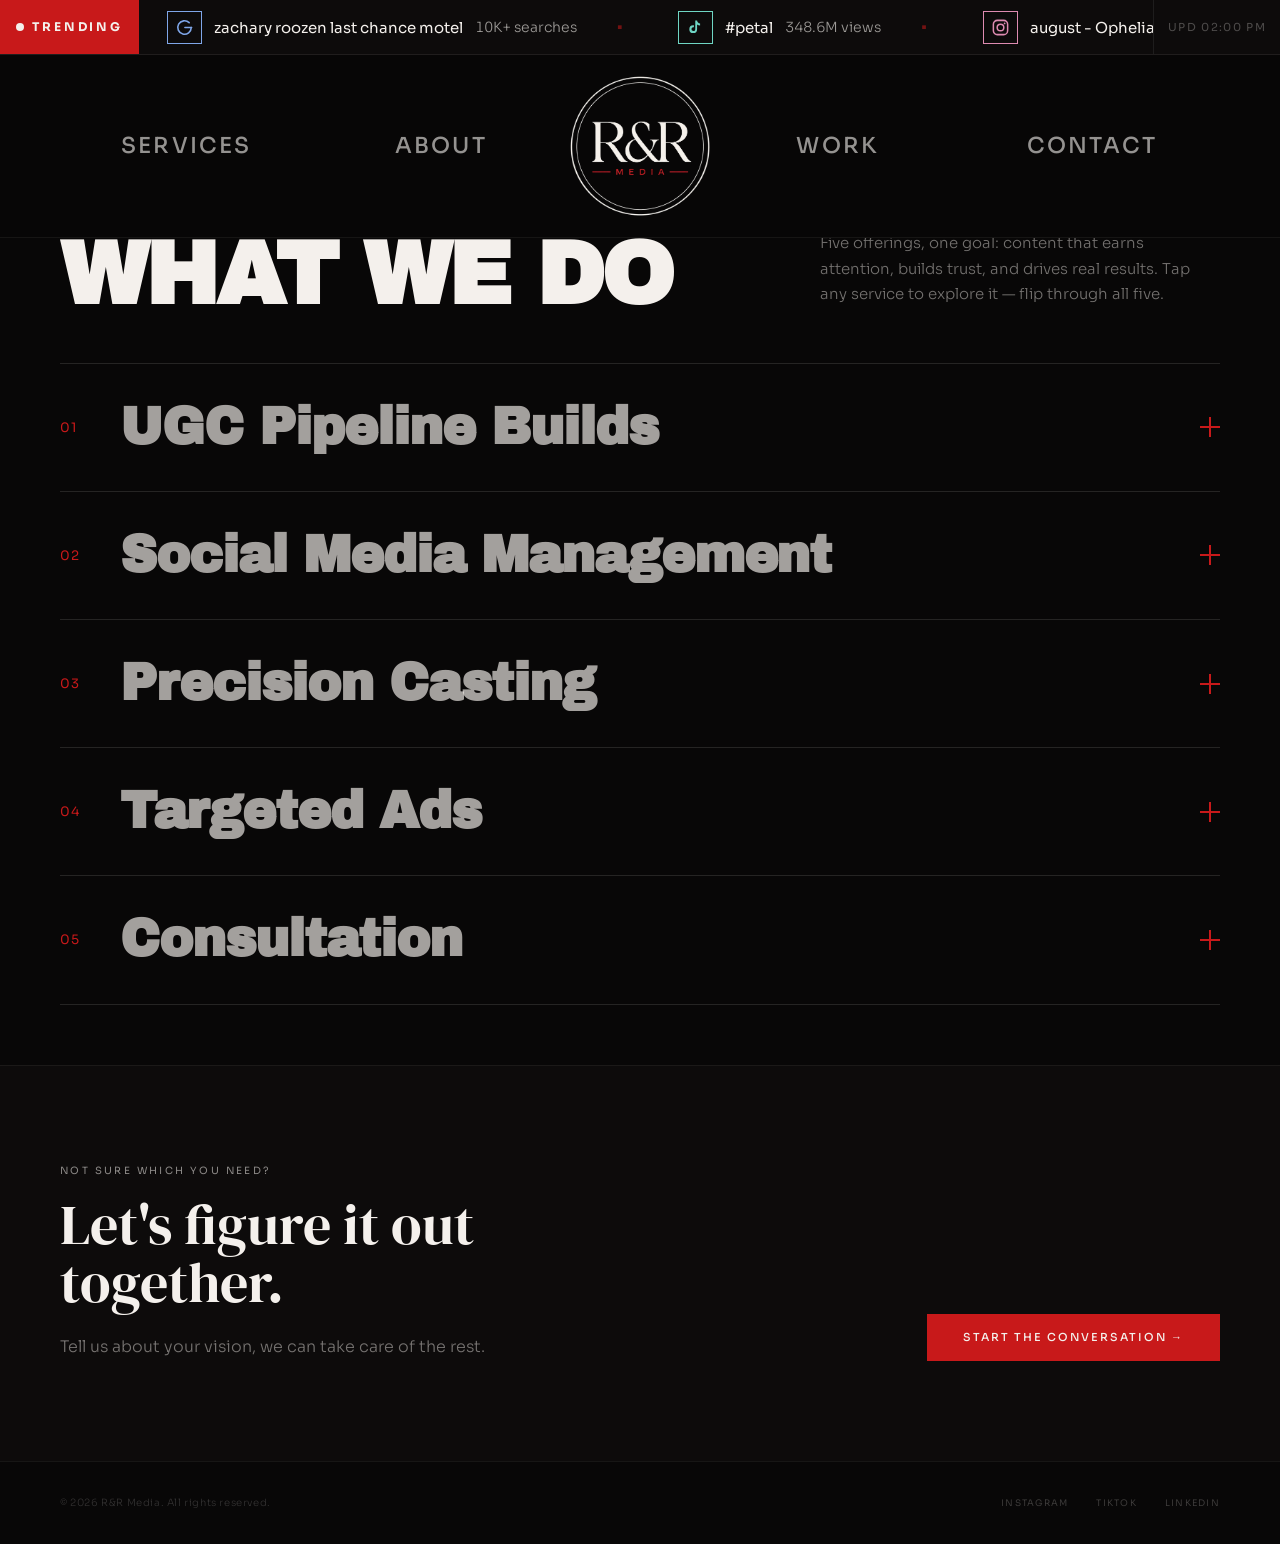
<file: services.html>
<!DOCTYPE html>
<html lang="en">
<head>
<meta charset="utf-8">
<meta name="viewport" content="width=device-width, initial-scale=1, viewport-fit=cover">
<title>Services — R&amp;R Media</title>
<meta name="description" content="UGC pipeline builds, social media management, precision casting, targeted ads, and consultation from R&amp;R Media.">
<link rel="stylesheet" href="css/styles.css">
<link rel="stylesheet" href="css/services.css">
</head>
<body>

<!-- ── Trending ticker (filled from trends/feed.json by js/app.js) ────────── -->
<div class="ttk-bar" role="marquee" aria-label="Trending topics ticker">
  <div class="ttk-label"><span class="ttk-dot"></span><span>TRENDING</span></div>
  <div class="ttk-window"><div class="ttk-track"></div></div>
  <div class="ttk-upd">LIVE</div>
</div>

<!-- ── Nav ────────────────────────────────────────────────────────────────── -->
<nav id="rr-nav" data-solid>
  <div class="rr-navgrp">
    <a href="index.html#services" class="rrnav-link"><span class="rrnav-roll"><span>Services</span><span aria-hidden="true">Services</span></span></a>
    <a href="index.html#about" class="rrnav-link"><span class="rrnav-roll"><span>About</span><span aria-hidden="true">About</span></span></a>
  </div>

  <a href="index.html#home" class="rr-nav-logo" aria-label="R&amp;R Media — home">
    <img src="assets/rr-badge.png" alt="R&amp;R Media" class="rr-logo-static">
    <img src="assets/rr-badge-inv.png" alt="" class="rr-logo-inv">
    <img src="assets/rr-badge-flat.png" alt="" class="rr-logo-flat">
  </a>

  <div class="rr-navgrp">
    <a href="index.html#work" class="rrnav-link"><span class="rrnav-roll"><span>Work</span><span aria-hidden="true">Work</span></span></a>
    <a href="index.html#contact" class="rrnav-link"><span class="rrnav-roll"><span>Contact</span><span aria-hidden="true">Contact</span></span></a>
  </div>

  <button id="rr-menu-btn" aria-label="Menu">
    <span class="rr-bar"></span><span class="rr-bar"></span><span class="rr-bar"></span>
  </button>
</nav>

<div id="rr-mobile-menu">
  <a href="index.html#services" class="rr-mm-link">Services</a>
  <a href="index.html#about" class="rr-mm-link">About</a>
  <a href="index.html#work" class="rr-mm-link">Work</a>
  <a href="index.html#creators" class="rr-mm-link">Creators</a>
  <a href="index.html#contact" class="rr-mm-link rr-mm-cta">Get in touch</a>
</div>

<div class="rr-navpad"></div>

<!-- HERO -->
<section class="rr-sec" style="padding:80px 60px 48px;">
  <div data-reveal style="font:400 10px/1 'Sora',sans-serif;letter-spacing:0.24em;text-transform:uppercase;color:rgba(244,240,236,0.55);margin-bottom:20px;">Services</div>
  <div data-reveal data-d="1" style="display:flex;align-items:flex-end;justify-content:space-between;gap:40px;flex-wrap:wrap;">
    <h1 style="font:900 clamp(48px,7vw,88px)/0.9 'Archivo Black',sans-serif;color:#F4F0EC;letter-spacing:-0.03em;text-transform:uppercase;">What We Do</h1>
    <p style="font:300 15px/1.7 'Sora',sans-serif;color:rgba(244,240,236,0.45);max-width:400px;padding-bottom:8px;">Five offerings, one goal: content that earns attention, builds trust, and drives real results. Tap any service to explore it — flip through all five.</p>
  </div>
</section>

<!-- ACCORDION -->
<section class="rr-sec" style="padding:0 60px 60px;">

  <!-- 01 UGC -->
  <div class="svc-item" id="ugc-pipeline" data-svc>
    <div class="svc-header">
      <span class="svc-num">01</span>
      <span class="svc-name">UGC Pipeline Builds</span>
      <span class="svc-icon"><span class="svc-icon-h"></span><span class="svc-icon-v"></span></span>
    </div>
    <div class="svc-panel"><div class="svc-panel-inner"><div class="svc-panel-content" style="flex-direction:column;gap:0;">

      <!-- 01 header -->
      <div class="grow-el gd-1" style="font:900 clamp(30px,4vw,52px)/1.02 'Archivo Black',sans-serif;color:#F4F0EC;letter-spacing:-0.02em;text-transform:uppercase;display:none;">UGC Pipeline<br>Builds</div>

      <!-- PLANT-THE-SYSTEM CONCEPT -->
      <div class="grow-el gd-1 ugc-grow" style="width:100%;box-sizing:border-box;margin:36px 0 44px;background:#0B0909;border:1px solid rgba(244,240,236,0.06);overflow:hidden;">
        <div class="ugc-grow-main">
          <!-- R1C1 -->
          <div class="ugc-head" style="min-width:0;padding:20px 18px 0 20px;border-right:1px solid rgba(244,240,236,0.07);display:flex;flex-direction:column;justify-content:center;">
            <div style="font:900 clamp(37px,5vw,76px)/0.85 'Archivo Black',sans-serif;color:#F4F0EC;letter-spacing:-0.035em;text-transform:uppercase;">We build<br>the<br><span style="white-space:nowrap;">pipeline<span style="color:#C8191A;">.</span></span><br>You reap<br>the<br><span style="white-space:nowrap;">results<span style="color:#C8191A;">.</span></span></div>
            <img src="assets/ugc-swash.png" alt="" style="display:block;width:170px;max-width:72%;margin:8px 0 0;pointer-events:none;">
          </div>

          <!-- R1C2 -->
          <div class="ugc-band-wrap" style="position:relative;min-width:0;padding:28px 10px 0 0;box-sizing:border-box;align-self:end;">
            <img class="ugc-band" src="assets/ugc-band.png" alt="Seed to bloom — the UGC pipeline" style="display:block;width:100%;height:auto;">
          </div>

          <!-- R1–R2 C3 -->
          <div class="grow-el gd-6 ugc-stats" style="padding:40px 24px 46px 28px;border-left:1px solid rgba(244,240,236,0.07);min-width:0;display:flex;flex-direction:column;justify-content:center;gap:26px;">
            <div>
              <div style="font:900 17px/1 'Archivo Black',sans-serif;letter-spacing:0.04em;text-transform:uppercase;color:#C8191A;">Results</div>
              <span style="display:block;width:22px;height:1px;background:rgba(244,240,236,0.3);margin-top:12px;"></span>
            </div>
          <div><div style="font:900 clamp(28px,2.6vw,42px)/1 'Archivo Black',sans-serif;color:#C8191A;letter-spacing:-0.03em;">275M+</div><div style="font:400 9.5px/1.4 'Sora',sans-serif;letter-spacing:0.14em;text-transform:uppercase;color:rgba(244,240,236,0.45);margin-top:8px;">Views generated</div></div>
          <div><div style="font:900 clamp(28px,2.6vw,42px)/1 'Archivo Black',sans-serif;color:#C8191A;letter-spacing:-0.03em;">1000+</div><div style="font:400 9.5px/1.4 'Sora',sans-serif;letter-spacing:0.14em;text-transform:uppercase;color:rgba(244,240,236,0.45);margin-top:8px;">Videos delivered</div></div>
          <div><div style="font:900 clamp(28px,2.6vw,42px)/1 'Archivo Black',sans-serif;color:#C8191A;letter-spacing:-0.03em;">250+</div><div style="font:400 9.5px/1.4 'Sora',sans-serif;letter-spacing:0.14em;text-transform:uppercase;color:rgba(244,240,236,0.45);margin-top:8px;">Creators activated</div></div>
          </div>

          <!-- R2C1 -->
          <div class="ugc-head-foot" style="border-top:1px solid rgba(244,240,236,0.07);border-right:1px solid rgba(244,240,236,0.07);padding:24px 20px 30px;">
            <p style="font:300 22px/1.5 'Sora',sans-serif;color:rgba(244,240,236,0.5);">Built to scale<br>from 5 creators to 50+.</p>
          </div>

          <!-- R2C2 -->
          <div class="ugc-steps" style="display:grid;grid-template-columns:repeat(10,minmax(0,1fr));border-top:1px solid rgba(244,240,236,0.07);min-width:0;">
            <div class="ugc-step grow-el gd-3" style="grid-column:2 / span 2;position:relative;padding:24px 22px 30px;min-width:0;">
              <div style="font:900 22px/1 'Archivo Black',sans-serif;color:#C8191A;">01</div>
              <div style="font:900 17px/1.1 'Archivo Black',sans-serif;letter-spacing:0.01em;text-transform:uppercase;color:#F4F0EC;margin-top:8px;">Cast</div>
              <span style="display:block;width:22px;height:1px;background:rgba(244,240,236,0.3);margin:12px 0 12px;"></span>
              <p style="font:300 15.5px/1.55 'Sora',sans-serif;color:rgba(244,240,236,0.5);">The right creators.</p>
              <span class="ugc-chev" aria-hidden="true">›</span>
            </div>
            <div class="ugc-step grow-el gd-4" style="grid-column:4 / span 2;position:relative;padding:24px 22px 30px;min-width:0;">
              <div style="font:900 22px/1 'Archivo Black',sans-serif;color:#C8191A;">02</div>
              <div style="font:900 17px/1.1 'Archivo Black',sans-serif;letter-spacing:0.01em;text-transform:uppercase;color:#F4F0EC;margin-top:8px;">Create</div>
              <span style="display:block;width:22px;height:1px;background:rgba(244,240,236,0.3);margin:12px 0 12px;"></span>
              <p style="font:300 15.5px/1.55 'Sora',sans-serif;color:rgba(244,240,236,0.5);">Copy built to perform.</p>
              <span class="ugc-chev" aria-hidden="true">›</span>
            </div>
            <div class="ugc-step grow-el gd-5" style="grid-column:6 / span 2;position:relative;padding:24px 22px 30px;min-width:0;">
              <div style="font:900 22px/1 'Archivo Black',sans-serif;color:#C8191A;">03</div>
              <div style="font:900 17px/1.1 'Archivo Black',sans-serif;letter-spacing:0.01em;text-transform:uppercase;color:#F4F0EC;margin-top:8px;">Manage</div>
              <span style="display:block;width:22px;height:1px;background:rgba(244,240,236,0.3);margin:12px 0 12px;"></span>
              <p style="font:300 15.5px/1.55 'Sora',sans-serif;color:rgba(244,240,236,0.5);">Hands on daily.</p>
              <span class="ugc-chev" aria-hidden="true">›</span>
            </div>
            <div class="ugc-step grow-el gd-6" style="grid-column:8 / span 2;position:relative;padding:24px 22px 30px;min-width:0;">
              <div style="font:900 22px/1 'Archivo Black',sans-serif;color:#C8191A;">04</div>
              <div style="font:900 17px/1.1 'Archivo Black',sans-serif;letter-spacing:0.01em;text-transform:uppercase;color:#F4F0EC;margin-top:8px;">Optimize</div>
              <span style="display:block;width:22px;height:1px;background:rgba(244,240,236,0.3);margin:12px 0 12px;"></span>
              <p style="font:300 15.5px/1.55 'Sora',sans-serif;color:rgba(244,240,236,0.5);">Insights that sharpen the system</p>
              
            </div>
          </div>
        </div>
        <!-- banner -->
        <div class="ugc-banner" style="border-top:1px solid rgba(244,240,236,0.07);padding:20px 0;display:grid;grid-template-columns:24% minmax(0,1fr) 200px;align-items:center;"><span aria-hidden="true"></span><span class="ugc-banner-mid" style="display:grid;grid-template-columns:repeat(10,minmax(0,1fr));min-width:0;"><span class="ugc-banner-txt" style="grid-column:1 / span 8;text-align:center;font:700 13px/1 'Sora',sans-serif;letter-spacing:0.22em;text-transform:uppercase;color:#F4F0EC;"><span style="color:#C8191A;">One System.</span> Daily Content. Real Results.</span></span><a href="index.html#contact" class="btn-red" style="justify-self:end;margin-right:24px;font:500 11px/1 'Sora',sans-serif;letter-spacing:0.18em;text-transform:uppercase;color:#F4F0EC;background:#C8191A;padding:15px 30px;text-decoration:none;flex-shrink:0;white-space:nowrap;">Start a pipeline →</a></div>
      </div>


    </div></div></div>
  </div>

  <!-- 02 SOCIAL -->
  <div class="svc-item" id="social-media" data-svc>
    <div class="svc-header">
      <span class="svc-num">02</span>
      <span class="svc-name">Social Media Management</span>
      <span class="svc-icon"><span class="svc-icon-h"></span><span class="svc-icon-v"></span></span>
    </div>
    <div class="svc-panel"><div class="svc-panel-inner"><div class="svc-panel-content" style="flex-direction:column;gap:0;">
      <div style="width:100%;">
        <p class="sm-intro" style="max-width:560px;font:300 15px/1.7 'Sora',sans-serif;color:rgba(244,240,236,0.6);margin:0 0 28px;">Full-spectrum management of your brand's social presence. Strategy, content calendar, posting, and community engagement — we handle it all while keeping your brand voice sharp and consistent.</p>
      <div class="grow-el gd-5 car-stage">
        <div class="car-card-abs">
          <img src="assets/car-01-da.png" alt="Dumb Angel creator clip">
        </div>
        <div class="car-card-abs">
          <img src="assets/car-02-ivp.png" alt="Independent Voter creator clip">
        </div>
        <div class="car-card-abs">
          <img src="assets/car-03-vonshane.png" alt="Von Shane Animation creator clip">
        </div>
        <div class="car-card-abs">
          <img src="assets/car-04-moxy.png" alt="Moxy Hotels creator clip">
        </div>
        <div class="car-card-abs">
          <img src="assets/car-05-ritdye.png" alt="Rit Dye creator clip">
        </div>
        <div class="car-card-abs">
          <img src="assets/car-06-barcontra.png" alt="Bar Contra creator clip">
        </div>
        <div class="car-card-abs">
          <img src="assets/car-07-trustdcritics.png" alt="Trustd Critics creator clip">
        </div>
        <div class="car-card-abs">
          <img src="assets/car-08-breakingnow.png" alt="Breaking Now News creator clip">
        </div>
        <div class="car-card-abs">
          <img src="assets/car-09-vellachor.png" alt="Vellachor creator clip">
        </div>
        <div class="car-card-abs">
          <img src="assets/car-10-clutchclassic.png" alt="Clutch Classic creator clip">
        </div>
      </div>
      <div class="grow-el gd-6 car-dots">
          <button class="car-dot" data-car-dot="0" aria-label="Go to clip 1"></button>
          <button class="car-dot" data-car-dot="1" aria-label="Go to clip 2"></button>
          <button class="car-dot" data-car-dot="2" aria-label="Go to clip 3"></button>
          <button class="car-dot is-active" data-car-dot="3" aria-label="Go to clip 4"></button>
          <button class="car-dot" data-car-dot="4" aria-label="Go to clip 5"></button>
          <button class="car-dot" data-car-dot="5" aria-label="Go to clip 6"></button>
          <button class="car-dot" data-car-dot="6" aria-label="Go to clip 7"></button>
          <button class="car-dot" data-car-dot="7" aria-label="Go to clip 8"></button>
          <button class="car-dot" data-car-dot="8" aria-label="Go to clip 9"></button>
          <button class="car-dot" data-car-dot="9" aria-label="Go to clip 10"></button>
      </div>
      </div>
      <div class="grow-el gd-6" style="width:100%;display:flex;justify-content:flex-end;margin-top:20px;">
        <a href="index.html#contact" class="btn-red" style="font:500 11px/1 'Sora',sans-serif;letter-spacing:0.18em;text-transform:uppercase;color:#F4F0EC;background:#C8191A;padding:16px 32px;text-decoration:none;">Hand it over →</a>
      </div>

      <div class="sm-feature-row" style="width:100%;margin-top:48px;display:grid;grid-template-columns:repeat(4,1fr);gap:0;border-top:1px solid rgba(244,240,236,0.07);">
        <div class="grow-el gd-6" style="align-self:stretch;padding:26px 24px 30px;border-right:1px solid rgba(244,240,236,0.07);min-width:0;display:flex;flex-direction:column;">
          <div style="font:700 12px/1.3 'Sora',sans-serif;letter-spacing:0.08em;text-transform:uppercase;color:#F4F0EC;margin-bottom:10px;">Content Strategy</div>
          <p style="font:300 12.5px/1.7 'Sora',sans-serif;color:rgba(244,240,236,0.45);margin-bottom:20px;">A monthly calendar mapped to your goals, trends, and launches.</p>
          <span style="margin-top:auto;display:inline-flex;align-items:center;justify-content:center;width:40px;height:40px;border-radius:50%;border:1px solid rgba(200,25,26,0.55);color:#C8191A;"><svg viewBox="0 0 24 24" width="17" height="17" fill="none" stroke="currentColor" stroke-width="1.6"><rect x="3.5" y="4.5" width="17" height="16" rx="1.5"></rect><path d="M3.5 9h17M8 2.5v3.5M16 2.5v3.5"></path></svg></span>
        </div>
        <div class="grow-el gd-6" style="align-self:stretch;padding:26px 24px 30px;border-right:1px solid rgba(244,240,236,0.07);min-width:0;display:flex;flex-direction:column;">
          <div style="font:700 12px/1.3 'Sora',sans-serif;letter-spacing:0.08em;text-transform:uppercase;color:#F4F0EC;margin-bottom:10px;">Daily Posting</div>
          <p style="font:300 12.5px/1.7 'Sora',sans-serif;color:rgba(244,240,236,0.45);margin-bottom:20px;">We publish across every platform so your feed never goes quiet.</p>
          <span style="margin-top:auto;display:inline-flex;align-items:center;justify-content:center;width:40px;height:40px;border-radius:50%;border:1px solid rgba(200,25,26,0.55);color:#C8191A;"><svg viewBox="0 0 24 24" width="17" height="17" fill="none" stroke="currentColor" stroke-width="1.6"><path d="M3 11.5L21 4l-4 16-5-5-2.5 4z"></path><path d="M12 15l5-11"></path></svg></span>
        </div>
        <div class="grow-el gd-6" style="align-self:stretch;padding:26px 24px 30px;border-right:1px solid rgba(244,240,236,0.07);min-width:0;display:flex;flex-direction:column;">
          <div style="font:700 12px/1.3 'Sora',sans-serif;letter-spacing:0.08em;text-transform:uppercase;color:#F4F0EC;margin-bottom:10px;">Community Mgmt</div>
          <p style="font:300 12.5px/1.7 'Sora',sans-serif;color:rgba(244,240,236,0.45);margin-bottom:20px;">Replies, DMs, and engagement that build real relationships.</p>
          <span style="margin-top:auto;display:inline-flex;align-items:center;justify-content:center;width:40px;height:40px;border-radius:50%;border:1px solid rgba(200,25,26,0.55);color:#C8191A;"><svg viewBox="0 0 24 24" width="17" height="17" fill="none" stroke="currentColor" stroke-width="1.6"><path d="M20 12a7 7 0 0 1-9.5 6.5L4 20l1.5-6.5A7 7 0 1 1 20 12z"></path></svg></span>
        </div>
        <div class="grow-el gd-6" style="align-self:stretch;padding:26px 24px 30px;min-width:0;display:flex;flex-direction:column;">
          <div style="font:700 12px/1.3 'Sora',sans-serif;letter-spacing:0.08em;text-transform:uppercase;color:#F4F0EC;margin-bottom:10px;">Monthly Reporting</div>
          <p style="font:300 12.5px/1.7 'Sora',sans-serif;color:rgba(244,240,236,0.45);margin-bottom:20px;">Clear metrics on what's working and where we go next.</p>
          <span style="margin-top:auto;display:inline-flex;align-items:center;justify-content:center;width:40px;height:40px;border-radius:50%;border:1px solid rgba(200,25,26,0.55);color:#C8191A;"><svg viewBox="0 0 24 24" width="17" height="17" fill="none" stroke="currentColor" stroke-width="1.6"><path d="M4 20V4M4 20h16"></path><rect x="8" y="12" width="2.6" height="5"></rect><rect x="13" y="8" width="2.6" height="9"></rect><rect x="18" y="14" width="2.6" height="3"></rect></svg></span>
        </div>
      </div>
    </div></div></div>
  </div>

  <!-- 03 CASTING -->
  <div class="svc-item" id="casting" data-svc>
    <div class="svc-header">
      <span class="svc-num">03</span>
      <span class="svc-name">Precision Casting</span>
      <span class="svc-icon"><span class="svc-icon-h"></span><span class="svc-icon-v"></span></span>
    </div>
    <div class="svc-panel"><div class="svc-panel-inner"><div class="svc-panel-content" style="flex-direction:column;gap:0;">
      <!-- headline -->
      <div style="display:flex;align-items:flex-start;gap:16px;margin-bottom:4px;">
        <div>
          <p style="font:400 clamp(13px,1.3vw,17px)/1.4 'Sora',sans-serif;color:rgba(244,240,236,0.65);margin:0;">We don't <em style="font-style:italic;">hope</em> creators work &ndash; <span style="color:#C8191A;font-weight:600;">we ensure</span> they do.</p>
        </div>
      </div>

      <div class="cast-compare">
        <!-- LEFT: competitors -->
        <div class="cast-side cast-side--them">
          <div class="cast-side-head">Competitors</div>
          <div class="cast-neg">
            <div class="cast-neg-row"><span class="cast-neg-ic"><svg viewBox="0 0 24 24" fill="none" stroke="currentColor" stroke-width="1.5" stroke-linecap="round" stroke-linejoin="round"><path d="M17 20v-2a4 4 0 0 0-4-4H5a4 4 0 0 0-4 4v2"></path><circle cx="9" cy="7" r="4"></circle><path d="M23 20v-2a4 4 0 0 0-3-3.87"></path><path d="M16 3.13a4 4 0 0 1 0 7.75"></path></svg></span><span class="cast-neg-tx">Mass creator pools</span></div>
            <div class="cast-neg-row"><span class="cast-neg-ic"><svg viewBox="0 0 24 24" fill="none" stroke="currentColor" stroke-width="1.5" stroke-linecap="round" stroke-linejoin="round"><circle cx="12" cy="12" r="10"></circle><line x1="2" y1="12" x2="22" y2="12"></line><path d="M12 2a15.3 15.3 0 0 1 4 10 15.3 15.3 0 0 1-4 10 15.3 15.3 0 0 1-4-10 15.3 15.3 0 0 1 4-10z"></path></svg></span><span class="cast-neg-tx">Third party sourcing sites</span></div>
            <div class="cast-neg-row"><span class="cast-neg-ic"><svg viewBox="0 0 24 24" fill="none" stroke="currentColor" stroke-width="1.5" stroke-linecap="round" stroke-linejoin="round"><rect x="2" y="3" width="20" height="14" rx="2"></rect><line x1="8" y1="21" x2="16" y2="21"></line><line x1="12" y1="17" x2="12" y2="21"></line></svg></span><span class="cast-neg-tx">Digital hiring without interviews</span></div>
            <div class="cast-neg-row"><span class="cast-neg-ic"><svg viewBox="0 0 24 24" fill="none" stroke="currentColor" stroke-width="1.5" stroke-linecap="round" stroke-linejoin="round"><circle cx="12" cy="12" r="10"></circle><circle cx="12" cy="12" r="6"></circle><circle cx="12" cy="12" r="2"></circle></svg></span><span class="cast-neg-tx">Limited control over tone, face, or demographic</span></div>
            <div class="cast-neg-row"><span class="cast-neg-ic"><svg viewBox="0 0 24 24" fill="none" stroke="currentColor" stroke-width="1.5" stroke-linecap="round" stroke-linejoin="round"><rect x="4" y="8" width="16" height="12" rx="2"></rect><circle cx="9" cy="14" r="1.5"></circle><circle cx="15" cy="14" r="1.5"></circle><path d="M8 8V6a4 4 0 0 1 8 0v2"></path></svg></span><span class="cast-neg-tx">Bots</span></div>
            <div class="cast-neg-row"><span class="cast-neg-ic"><svg viewBox="0 0 24 24" fill="none" stroke="currentColor" stroke-width="1.5" stroke-linecap="round" stroke-linejoin="round"><circle cx="12" cy="12" r="10"></circle><line x1="15" y1="9" x2="9" y2="15"></line><line x1="9" y1="9" x2="15" y2="15"></line></svg></span><span class="cast-neg-tx">You get whoever says 'yes'</span></div>
          </div>
        </div>

        <!-- RIGHT: R&R media -->
        <div class="cast-side cast-side--us">
          <img class="cast-us-bg" src="assets/cast-precision.png" alt="Live castings, performance notes, real people, personality checks">
          <div class="cast-side-head cast-side-head--red">R&amp;R Media</div>
          <div class="cast-us-rows">
            <div class="cast-feat-l"><span class="cast-feat-ic"><svg viewBox="0 0 24 24" fill="none" stroke="currentColor" stroke-width="1.6" stroke-linecap="round" stroke-linejoin="round"><polygon points="23 7 16 12 23 17 23 7"></polygon><rect x="1" y="5" width="15" height="14" rx="2"></rect></svg></span><div><div class="cast-feat-t">Live Castings:</div><div class="cast-feat-d">real interviews, no forms.</div></div></div>
            <div class="cast-feat-l"><span class="cast-feat-ic"><svg viewBox="0 0 24 24" fill="none" stroke="currentColor" stroke-width="1.6" stroke-linecap="round" stroke-linejoin="round"><path d="M9 2h6a1 1 0 0 1 1 1v1h2a2 2 0 0 1 2 2v13a2 2 0 0 1-2 2H6a2 2 0 0 1-2-2V6a2 2 0 0 1 2-2h2V3a1 1 0 0 1 1-1z"></path><path d="M9 4h6"></path><line x1="8" y1="11" x2="16" y2="11"></line><line x1="8" y1="15" x2="13" y2="15"></line></svg></span><div><div class="cast-feat-t">Professional</div><div class="cast-feat-t" style="color:#C8191A;">performance notes</div></div></div>
            <div class="cast-feat-l"><span class="cast-feat-ic"><svg viewBox="0 0 24 24" fill="none" stroke="currentColor" stroke-width="1.6" stroke-linecap="round" stroke-linejoin="round"><path d="M20 21v-2a4 4 0 0 0-4-4H8a4 4 0 0 0-4 4v2"></path><circle cx="12" cy="7" r="4"></circle></svg></span><div><div class="cast-feat-t">Real people,</div><div class="cast-feat-t">never bots</div></div></div>
            <div class="cast-feat-l"><span class="cast-feat-ic"><svg viewBox="0 0 24 24" fill="none" stroke="currentColor" stroke-width="1.6" stroke-linecap="round" stroke-linejoin="round"><polygon points="12 2 15.09 8.26 22 9.27 17 14.14 18.18 21.02 12 17.77 5.82 21.02 7 14.14 2 9.27 8.91 8.26 12 2"></polygon></svg></span><div><div class="cast-feat-t">Personality</div><div class="cast-feat-t">before you sign</div></div></div>
          </div>
        </div>

        <!-- VS badge on the divider -->
        <div class="cast-vs">VS</div>
      </div>

      <a href="index.html#contact" class="btn-red" style="align-self:flex-end;margin-top:26px;font:500 10px/1 'Sora',sans-serif;letter-spacing:0.18em;text-transform:uppercase;color:#F4F0EC;background:#C8191A;padding:16px 30px;text-decoration:none;">Find your creators &rarr;</a>
    </div></div></div>
  </div>

  <!-- 04 ADS -->
  <div class="svc-item" id="targeted-ads" data-svc>
    <div class="svc-header">
      <span class="svc-num">04</span>
      <span class="svc-name">Targeted Ads</span>
      <span class="svc-icon"><span class="svc-icon-h"></span><span class="svc-icon-v"></span></span>
    </div>
    <div class="svc-panel"><div class="svc-panel-inner"><div class="svc-panel-content" style="flex-direction:column;gap:0;">
      <div class="ads-wrap">
        <!-- LEFT: copy -->
        <div class="ads-copy">
          <p style="font:400 italic 17px/1.5 'Sora',sans-serif;font-style:italic;color:#F4F0EC;margin:0 0 24px;">We help your vision meet the <span style="color:#C8191A;">correct market</span>.</p>
          <p style="font:300 13.5px/1.8 'Sora',sans-serif;color:rgba(244,240,236,0.5);margin:0 0 28px;">Performance is judged by <span style="color:#C8191A;">real behavioral signals</span> — how people engage, watch, click and convert. Spend follows proof, and scaling occurs only when results hold.</p>
          <a href="index.html#contact" class="btn-red" style="display:inline-block;font:500 10px/1 'Sora',sans-serif;letter-spacing:0.18em;text-transform:uppercase;color:#F4F0EC;background:#C8191A;padding:16px 30px;text-decoration:none;">Scale with ads →</a>
        </div>

        <!-- CENTER: phone -->
        <div class="ads-phone-zone">
          <div class="ads-phone">
            <div class="ads-phone-img">
              <img class="ads-phone-layer is-shown" data-ad-layer="0" src="assets/ad-food-screen.jpg" alt="Foodies ad creative">
              <img class="ads-phone-layer" data-ad-layer="1" src="assets/ad-pet-screen.jpg" alt="Pet parents ad creative">
              <img class="ads-phone-layer" data-ad-layer="2" src="assets/ad-skin-screen.jpg" alt="Skincare ad creative">
            </div>
          </div>
          <div class="ads-rays">
            <span class="ads-ray" style="transform:rotate(-16deg);"></span>
            <span class="ads-ray" style="transform:rotate(-8deg);opacity:0.7;"></span>
            <span class="ads-ray" style="transform:rotate(0deg);"></span>
            <span class="ads-ray" style="transform:rotate(8deg);opacity:0.7;"></span>
            <span class="ads-ray" style="transform:rotate(16deg);"></span>
          </div>
        </div>

        <!-- RIGHT: audience constellation -->
        <div class="ads-field">
          <div style="position:absolute;top:0;left:0;font:600 9px/1 'Sora',sans-serif;letter-spacing:0.22em;text-transform:uppercase;color:rgba(244,240,236,0.3);">Click an audience</div>

          <!-- decorative crowd -->
          <span class="ads-dot" style="top:6%;left:10%;width:30px;"><img src="assets/ad-food-circle-b.jpg" alt=""></span>
          <span class="ads-dot" style="top:20%;left:84%;width:26px;"><img src="assets/ad-pet-circle-b.jpg" alt=""></span>
          <span class="ads-dot" style="top:52%;left:4%;width:24px;"><img src="assets/ad-pet-circle-c.jpg" alt=""></span>
          <span class="ads-dot" style="top:86%;left:22%;width:28px;"><img src="assets/ad-food-circle-b.jpg" alt=""></span>
          <span class="ads-dot" style="top:90%;left:74%;width:22px;"><img src="assets/ad-pet-circle-c.jpg" alt=""></span>
          <span class="ads-dot" style="top:36%;left:88%;width:20px;"><img src="assets/ad-pet-circle-b.jpg" alt=""></span>

          <!-- clickable campaign nodes -->
          <button class="ads-node ads-node--0 is-active" data-ad-node="0" type="button">
            <span class="ads-node-ring"><img src="assets/ad-food-circle.jpg" alt=""></span>
            <span class="ads-node-label">Foodies &amp; culinary</span>
          </button>
          <button class="ads-node ads-node--1" data-ad-node="1" type="button">
            <span class="ads-node-ring"><img src="assets/ad-pet-circle-v2.jpg" alt=""></span>
            <span class="ads-node-label">Pet parents</span>
          </button>
          <button class="ads-node ads-node--2" data-ad-node="2" type="button">
            <span class="ads-node-ring"><img src="assets/ad-skin-circle.jpg" alt=""></span>
            <span class="ads-node-label">Skincare shoppers</span>
          </button>
        </div>
      </div>

      <!-- STATS -->
      <div class="ads-stats">
        <div class="ads-stat"><svg viewBox="0 0 24 24" fill="none" stroke="currentColor" stroke-width="1.5" stroke-linecap="round" stroke-linejoin="round"><path d="M1 12s4-8 11-8 11 8 11 8-4 8-11 8-11-8-11-8z"></path><circle cx="12" cy="12" r="3"></circle></svg><div class="ads-stat-l">Reach</div><div class="ads-stat-v"><span data-ad-stat="reach">1.4M+</span></div></div>
        <div class="ads-stat"><svg viewBox="0 0 24 24" fill="none" stroke="currentColor" stroke-width="1.5" stroke-linecap="round" stroke-linejoin="round"><path d="M3 3l7.07 16.97 2.51-7.39 7.39-2.51L3 3z"></path><path d="M13 13l6 6"></path></svg><div class="ads-stat-l">Engagement Rate</div><div class="ads-stat-v"><span data-ad-stat="engagement">9.1%</span></div></div>
        <div class="ads-stat"><svg viewBox="0 0 24 24" fill="none" stroke="currentColor" stroke-width="1.5" stroke-linecap="round" stroke-linejoin="round"><line x1="6" y1="20" x2="6" y2="14"></line><line x1="12" y1="20" x2="12" y2="8"></line><line x1="18" y1="20" x2="18" y2="4"></line></svg><div class="ads-stat-l">Conversions</div><div class="ads-stat-v"><span data-ad-stat="conversions">22,318</span></div></div>
        <div class="ads-stat"><svg viewBox="0 0 24 24" fill="none" stroke="currentColor" stroke-width="1.5" stroke-linecap="round" stroke-linejoin="round"><circle cx="12" cy="12" r="10"></circle><path d="M16 8h-6a2 2 0 1 0 0 4h4a2 2 0 1 1 0 4H8"></path><line x1="12" y1="6" x2="12" y2="18"></line></svg><div class="ads-stat-l">ROAS</div><div class="ads-stat-v"><span data-ad-stat="roas">3.6×</span></div></div>
      </div>
    </div></div></div>
  </div>

  <!-- 05 CONSULT -->
  <div class="svc-item" id="consultation" data-svc>
    <div class="svc-header">
      <span class="svc-num">05</span>
      <span class="svc-name">Consultation</span>
      <span class="svc-icon"><span class="svc-icon-h"></span><span class="svc-icon-v"></span></span>
    </div>
    <div class="svc-panel"><div class="svc-panel-inner"><div class="svc-panel-content" style="flex-direction:column;gap:0;">
      <div style="display:flex;gap:64px;align-items:flex-start;width:100%;flex-wrap:wrap;">
      <div style="flex:1;min-width:0;">
        <p style="font:300 17px/1.75 'Sora',sans-serif;color:rgba(244,240,236,0.55);max-width:460px;margin-bottom:32px;">Not sure where to start? We sit down with your team, audit your current content strategy, and map a clear path forward, whether you're building from scratch or scaling what's already working.</p>
        <div style="display:flex;gap:40px;flex-wrap:wrap;">
          <div><div style="font:900 38px/1 'Archivo Black',sans-serif;color:#C8191A;letter-spacing:-0.02em;">1:1</div><div style="font:300 11px/1.4 'Sora',sans-serif;color:rgba(244,240,236,0.4);margin-top:6px;">sessions with<br>your team</div></div>
          <div><div style="font:900 38px/1 'Archivo Black',sans-serif;color:#C8191A;letter-spacing:-0.02em;">25+</div><div style="font:300 11px/1.4 'Sora',sans-serif;color:rgba(244,240,236,0.4);margin-top:6px;">brands<br>served</div></div>
        </div>
      </div>
      <div style="flex:1;min-width:0;display:grid;grid-template-columns:1fr 1fr;gap:2px;">
        <div class="svc-feature"><div class="svc-feature-t">Content Audit</div><div class="svc-feature-d">An honest look at what's working, what's not, and why.</div></div>
        <div class="svc-feature"><div class="svc-feature-t">Strategy Map</div><div class="svc-feature-d">A clear, prioritized plan tailored to your goals and budget.</div></div>
        <div class="svc-feature"><div class="svc-feature-t">Team Workshop</div><div class="svc-feature-d">We upskill your in-house team on UGC and social best practice.</div></div>
        <div class="svc-feature"><div class="svc-feature-t">Roadmap</div><div class="svc-feature-d">A phased rollout you can run yourself — or hand back to us.</div></div>
      </div>
      </div>
      <div style="width:100%;display:flex;justify-content:flex-end;margin-top:36px;"><a href="index.html#contact" class="btn-red" style="font:500 10px/1 'Sora',sans-serif;letter-spacing:0.18em;text-transform:uppercase;color:#F4F0EC;background:#C8191A;padding:16px 30px;text-decoration:none;">Book a session →</a></div>
    </div></div></div>
  </div>

</section>

<!-- CTA -->
<section class="rr-sec" style="padding:100px 60px;background:#0D0B0B;border-top:1px solid rgba(244,240,236,0.06);">
  <div style="display:flex;justify-content:space-between;align-items:flex-end;gap:40px;flex-wrap:wrap;">
  <div style="max-width:640px;">
    <div data-reveal style="font:400 10px/1 'Sora',sans-serif;letter-spacing:0.24em;text-transform:uppercase;color:rgba(244,240,236,0.55);margin-bottom:20px;">Not sure which you need?</div>
    <div data-reveal data-d="1" style="font:400 clamp(36px,5vw,56px)/1.05 'DM Serif Display',serif;color:#F4F0EC;margin-bottom:20px;">Let's figure it out together.</div>
    <p data-reveal data-d="2" style="font:300 16px/1.75 'Sora',sans-serif;color:rgba(244,240,236,0.45);margin-bottom:0;">Tell us about your vision, we can take care of the rest.</p>
  </div>
    <a href="index.html#contact" class="btn-red" data-reveal data-d="2" style="flex-shrink:0;font:500 11px/1 'Sora',sans-serif;letter-spacing:0.18em;text-transform:uppercase;color:#F4F0EC;background:#C8191A;padding:18px 36px;text-decoration:none;">Start the conversation →</a>
  </div>
</section>

<!-- FOOTER -->
<footer style="border-top:1px solid rgba(244,240,236,0.06);">
  <span class="footer-copy">© 2026 R&amp;R Media. All rights reserved.</span>
  <div class="footer-social">
    <a href="#">Instagram</a>
    <a href="#">TikTok</a>
    <a href="#">LinkedIn</a>
  </div>
</footer>

<script src="js/app.js"></script>
<script src="js/services.js"></script>
<template id="__bundler_thumbnail">
<svg viewBox="0 0 800 500" xmlns="http://www.w3.org/2000/svg"><rect width="800" height="500" fill="#080707"></rect><rect width="800" height="18" fill="#C8191A"></rect><text x="400" y="290" font-family="serif" font-size="150" font-weight="900" fill="#C8191A" text-anchor="middle" letter-spacing="-4">R&amp;R</text><text x="400" y="340" font-family="sans-serif" font-size="18" fill="rgba(244,240,236,0.35)" text-anchor="middle" letter-spacing="10">SERVICES</text></svg>
</template>
</body>
</html>
</file>
<file: css/styles.css>
/* ==========================================================================
   R&R Media — shared styles (base, ticker, nav, reveal, forms)
   Fonts: Archivo Black (display), Sora (UI/body), DM Serif Display (accent)
   Palette: #080707 bg · #0D0B0B panel · #F4F0EC text · #C8191A red
   ========================================================================== */

@import url('https://fonts.googleapis.com/css2?family=Archivo+Black&family=Sora:wght@300;400;500;600;700;800&family=DM+Serif+Display&display=swap');

*, *::before, *::after { margin: 0; padding: 0; box-sizing: border-box; }

html { scroll-behavior: smooth; }
body { background: #080707; color: #F4F0EC; overflow-x: hidden; }

/* Anchor targets clear the fixed ticker + nav */
section[id], .svc-item[id] { scroll-margin-top: 140px; }
@media (max-width: 767px) { section[id], .svc-item[id] { scroll-margin-top: 110px; } }

a { color: #C8191A; text-decoration: none; }
a:hover { color: #E01F20; }

/* ── Trending ticker ─────────────────────────────────────────────────────── */
.ttk-bar {
  position: fixed; top: 0; left: 0; right: 0; z-index: 200;
  display: flex; align-items: stretch; height: 55px;
  background: #0D0B0B; border-bottom: 1px solid rgba(244,240,236,0.08); overflow: hidden;
}
.ttk-label {
  display: flex; align-items: center; gap: 8px; padding: 0 16px;
  background: #C8191A; flex-shrink: 0; z-index: 2;
  font: 700 12px/1 'Sora', sans-serif; letter-spacing: 0.24em; color: #F4F0EC;
}
.ttk-dot { width: 8px; height: 8px; border-radius: 50%; background: #F4F0EC; animation: ttkPulse 1.6s ease-in-out infinite; }
.ttk-window { position: relative; flex: 1; overflow: hidden; }
.ttk-track {
  position: absolute; top: 0; left: 0; height: 100%;
  display: flex; align-items: center; white-space: nowrap; will-change: transform;
  animation: tickerMove 60s linear infinite;
}
.ttk-item { display: inline-flex; align-items: center; gap: 12px; padding: 0 28px; text-decoration: none; color: #F4F0EC; }
.ttk-icon { display: inline-flex; align-items: center; justify-content: center; padding: 6px 7px; border: 1px solid currentColor; }
.ttk-title { font: 400 15px/1 'Sora', sans-serif; color: #F4F0EC; transition: color 0.2s; }
.ttk-traffic { font: 300 14px/1 'Sora', sans-serif; color: rgba(244,240,236,0.62); font-variant-numeric: tabular-nums; }
.ttk-sep { color: rgba(200,25,26,0.55); font-size: 15px; padding-left: 28px; }
.ttk-upd {
  display: flex; align-items: center; padding: 0 14px; z-index: 2; background: #0D0B0B;
  border-left: 1px solid rgba(244,240,236,0.08); color: rgba(244,240,236,0.28);
  font: 400 11px/1 'Sora', sans-serif; letter-spacing: 0.12em; white-space: nowrap;
}
.ttk-bar:hover .ttk-track { animation-play-state: paused; }
.ttk-item:hover .ttk-title { color: #C8191A; }
@keyframes tickerMove { from { transform: translateX(0); } to { transform: translateX(-50%); } }
@keyframes ttkPulse { 0%, 100% { opacity: 1; } 50% { opacity: 0.25; } }
@media (max-width: 767px) {
  .ttk-upd { display: none; }
  .ttk-label span:not(.ttk-dot) { display: none; }
  .ttk-label { padding: 0 12px; }
}
@media (prefers-reduced-motion: reduce) { .ttk-track, .ttk-dot { animation: none !important; } }

/* ── Nav ─────────────────────────────────────────────────────────────────── */
#rr-nav {
  position: fixed; top: 55px; left: 0; right: 0; z-index: 50;
  display: grid; grid-template-columns: 1fr 1fr auto 1fr 1fr; align-items: center;
  padding: 20px 60px; border-bottom: 1px solid transparent;
  background: transparent; backdrop-filter: none;
  transition: background 0.35s, backdrop-filter 0.35s, border-color 0.35s;
}
#rr-nav.rr-solid {
  background: rgba(8,7,7,0.96); backdrop-filter: blur(16px);
  border-bottom-color: rgba(244,240,236,0.06);
}
.rr-navgrp { display: contents; }
#rr-nav > .rr-navgrp > .rrnav-link { justify-self: center; }

.rrnav-link { white-space: nowrap; font: 500 22px/1 'Sora', sans-serif; letter-spacing: 0.1em; text-transform: uppercase; text-decoration: none; }
.rrnav-roll { position: relative; display: inline-block; overflow: hidden; height: 1em; line-height: 1; vertical-align: bottom; padding-right: 2px; }
.rrnav-roll span { display: block; color: rgba(244,240,236,0.6); transition: transform 0.44s cubic-bezier(0.76,0,0.24,1); }
.rrnav-roll span:last-child { position: absolute; top: 100%; left: 0; color: #C8191A; }
.rrnav-link:hover .rrnav-roll span { transform: translateY(-100%); }

.rrnav-btn {
  font: 500 16px/1 'Sora', sans-serif; letter-spacing: 0.1em; text-transform: uppercase;
  color: #F4F0EC; background: #C8191A; padding: 12px 26px; text-decoration: none;
  display: inline-block; box-shadow: inset 0 0 0 1px #C8191A;
  transition: background 0.2s, color 0.2s, box-shadow 0.2s;
}
.rrnav-btn:hover { background: #F4F0EC; color: #C8191A; }
.rrnav-btn:active { transform: scale(0.97); }

/* Centre badge: full ring at rest, ringless wordmark once scrolling starts */
.rr-nav-logo {
  position: relative; display: block; width: 142px; height: 142px; flex-shrink: 0;
  text-decoration: none; user-select: none;
  transition: width 0.35s cubic-bezier(0.2,0.7,0.2,1), height 0.35s cubic-bezier(0.2,0.7,0.2,1);
}
.rr-nav-logo img { position: absolute; inset: 0; width: 100%; height: 100%; object-fit: contain; }
.rr-logo-static { z-index: 2; transition: opacity 0.3s ease; }
.rr-logo-inv { z-index: 3; opacity: 0; transition: opacity 0.3s ease; }
.rr-logo-flat { z-index: 4; opacity: 0; transition: opacity 0.3s ease; pointer-events: none; }
.rr-nav-logo:hover .rr-logo-static { opacity: 0; }
.rr-nav-logo:hover .rr-logo-inv { opacity: 1; }
#rr-nav.rr-shrunk .rr-nav-logo { width: 95px; height: 53px; }
#rr-nav.rr-shrunk .rr-logo-static, #rr-nav.rr-shrunk .rr-logo-inv { opacity: 0; }
#rr-nav.rr-shrunk .rr-logo-flat { opacity: 1; }

#rr-menu-btn {
  display: none; flex-direction: column; justify-content: center; gap: 5px;
  width: 32px; height: 32px; background: none; border: none; cursor: pointer; padding: 0;
}
#rr-menu-btn .rr-bar { display: block; width: 24px; height: 2px; background: #F4F0EC; transition: transform 0.3s, opacity 0.3s; }
#rr-menu-btn.is-open .rr-bar:nth-child(1) { transform: translateY(7px) rotate(45deg); }
#rr-menu-btn.is-open .rr-bar:nth-child(2) { opacity: 0; }
#rr-menu-btn.is-open .rr-bar:nth-child(3) { transform: translateY(-7px) rotate(-45deg); }

#rr-mobile-menu {
  position: fixed; inset: 0; z-index: 49; background: rgba(8,7,7,0.98); backdrop-filter: blur(20px);
  display: flex; flex-direction: column; align-items: center; justify-content: center; gap: 8px;
  opacity: 0; pointer-events: none; transition: opacity 0.3s ease;
}
#rr-mobile-menu.is-open { opacity: 1; pointer-events: auto; }
.rr-mm-link { font: 900 34px/1.3 'Archivo Black', sans-serif; color: #F4F0EC; text-decoration: none; letter-spacing: -0.01em; transition: color 0.2s; }
.rr-mm-link:hover { color: #C8191A; }
.rr-mm-cta { margin-top: 20px; font: 500 12px/1 'Sora', sans-serif; letter-spacing: 0.16em; text-transform: uppercase; color: #F4F0EC; background: #C8191A; padding: 18px 40px; }

@media (max-width: 1250px) {
  #rr-nav { padding: 14px 20px; display: flex; justify-content: center; }
  #rr-menu-btn { position: absolute; right: 20px; top: 50%; transform: translateY(-50%); }
  .rr-navgrp { display: none !important; }
  .rr-nav-logo { width: 105px; height: 105px; }
  #rr-nav.rr-shrunk .rr-nav-logo { width: 71px; height: 40px; }
  #rr-menu-btn { display: flex; }
}

/* Space under the fixed ticker + nav */
.rr-navpad { height: 120px; flex-shrink: 0; }

/* ── Scroll reveal ───────────────────────────────────────────────────────── */
[data-reveal] { opacity: 0; transform: translateY(24px); transition: opacity 0.85s ease, transform 0.85s ease; }
[data-reveal].revealed { opacity: 1; transform: translateY(0); }
[data-reveal][data-d="1"] { transition-delay: 0.1s; }
[data-reveal][data-d="2"] { transition-delay: 0.2s; }
[data-reveal][data-d="3"] { transition-delay: 0.3s; }
[data-reveal][data-d="4"] { transition-delay: 0.4s; }
[data-reveal][data-d="5"] { transition-delay: 0.5s; }
@media (prefers-reduced-motion: reduce) {
  [data-reveal] { opacity: 1 !important; transform: none !important; transition: none !important; }
}

/* ── Buttons, forms, footer ──────────────────────────────────────────────── */
.btn-red {
  font: 500 11px/1 'Sora', sans-serif; letter-spacing: 0.18em; text-transform: uppercase;
  color: #F4F0EC; background: #C8191A; padding: 18px 36px; text-decoration: none;
  display: inline-flex; align-items: center; justify-content: center;
  width: auto; white-space: nowrap; border: none; cursor: pointer;
  transition: background 0.2s, transform 0.15s;
}
.btn-red:hover { background: #E01F20; color: #F4F0EC; }
.btn-red:active { transform: scale(0.97); }

input, textarea, select {
  background: rgba(244,240,236,0.04); border: 1px solid rgba(244,240,236,0.1); color: #F4F0EC;
  font: 300 15px/1 'Sora', sans-serif; padding: 16px 20px; width: 100%;
  outline: none; appearance: none; border-radius: 0; transition: border-color 0.2s;
}
input:focus, textarea:focus, select:focus { border-color: rgba(200,25,26,0.5); }
input::placeholder, textarea::placeholder { color: rgba(244,240,236,0.28); }
select option { background: #0F0D0D; color: #F4F0EC; }

footer { padding: 36px 60px; display: flex; align-items: center; justify-content: space-between; gap: 24px; }
.footer-mark { font: 400 14px/1 'DM Serif Display', serif; color: rgba(244,240,236,0.35); }
.footer-mark .flip { display: inline-block; transform: scaleX(-1); }
.footer-copy { font: 300 10px/1 'Sora', sans-serif; color: rgba(244,240,236,0.18); letter-spacing: 0.06em; }
.footer-social { display: flex; gap: 28px; }
.footer-social a {
  font: 400 9px/1 'Sora', sans-serif; letter-spacing: 0.14em; text-transform: uppercase;
  color: rgba(244,240,236,0.22); text-decoration: none; transition: color 0.2s;
}
.footer-social a:hover { color: #F4F0EC; }

@media (max-width: 767px) {
  footer { flex-direction: column; align-items: flex-start; gap: 16px; padding: 24px 20px; }
}
</file>
<file: css/home.css>
/* ==========================================================================
   R&R Media — home page styles
   ========================================================================== */

/* ── Hero ────────────────────────────────────────────────────────────────── */
#home {
  min-height: calc(100vh - 180px);
  display: flex; flex-direction: column; justify-content: center;
  padding: 140px 60px 60px; position: relative;
  border-bottom: 1px solid rgba(244,240,236,0.07);
}
.hero-grid { display: block; text-align: center; }
.hero-eyebrow {
  font: 400 13.2px/1 'Sora', sans-serif; letter-spacing: 0.24em; text-transform: uppercase;
  color: rgba(244,240,236,0.66); margin-bottom: 28px;
}
.rr-h1 {
  font: 900 clamp(48px,5.6vw,132px)/0.86 'Archivo Black', sans-serif;
  color: #F4F0EC; letter-spacing: -0.03em; text-transform: uppercase;
}
.rr-italic {
  font: 300 clamp(28px,3.1vw,74px)/0.9 'Sora', sans-serif;
  color: rgba(244,240,236,0.46); letter-spacing: -0.02em; font-style: italic; margin-top: 10px;
}

.rr-ansrow {
  margin-top: 44px; display: flex; align-items: center; justify-content: space-between;
  padding-top: 32px; border-top: 1px solid rgba(244,240,236,0.1);
}
.rr-ansrow .ans-copy { display: flex; align-items: baseline; gap: 20px; flex-wrap: wrap; }
.ans-lede { font: 400 28px/1 'DM Serif Display', serif; color: #C8191A; }
.ans-sub { font: 300 19px/1.6 'Sora', sans-serif; color: rgba(244,240,236,0.86); max-width: 430px; }

.scroll-cue {
  position: absolute; bottom: 36px; left: 50%; transform: translateX(-50%);
  display: flex; flex-direction: column; align-items: center; gap: 6px; pointer-events: none;
}
.scroll-cue span { font: 400 7px/1 'Sora', sans-serif; letter-spacing: 0.22em; text-transform: uppercase; color: rgba(244,240,236,0.66); }
.scroll-cue i { width: 1px; height: 36px; background: linear-gradient(to bottom, rgba(244,240,236,0.66), transparent); }

/* ── Section furniture ───────────────────────────────────────────────────── */
.sec { padding: 100px 60px; border-bottom: 1px solid rgba(244,240,236,0.07); }
.sec--panel { background: #0D0B0B; }
.sec-head { display: flex; align-items: flex-end; justify-content: space-between; gap: 40px; margin-bottom: 64px; }
.sec-head h2 { font: 900 56px/1 'Archivo Black', sans-serif; color: #F4F0EC; letter-spacing: -0.02em; }
.sec-head p { font: 300 14px/1.7 'Sora', sans-serif; color: rgba(244,240,236,0.5); max-width: 360px; text-align: right; padding-bottom: 6px; }
.eyebrow { font: 400 10px/1 'Sora', sans-serif; letter-spacing: 0.24em; text-transform: uppercase; color: rgba(244,240,236,0.66); }

/* ── Services list ───────────────────────────────────────────────────────── */
.svc-link { text-decoration: none; display: block; }
.svc-row {
  padding: 28px 0; border-top: 1px solid rgba(244,240,236,0.08);
  display: flex; align-items: flex-start; gap: 32px;
  transition: opacity 0.2s; cursor: pointer;
}
.svc-row:last-of-type { border-bottom: 1px solid rgba(244,240,236,0.08); }
.svc-row:hover { opacity: 0.65; }
.svc-row:hover .svc-arrow { color: #C8191A; transform: translate(3px,-3px); }
.svc-num { font: 400 10px/1 'Sora', sans-serif; color: #C8191A; letter-spacing: 0.1em; flex-shrink: 0; padding-top: 8px; }
.svc-title { font: 900 34px/1.1 'Archivo Black', sans-serif; color: #F4F0EC; letter-spacing: -0.01em; margin-bottom: 10px; }
.svc-desc { font: 300 15px/1.75 'Sora', sans-serif; color: rgba(244,240,236,0.55); max-width: 640px; }
.svc-arrow { color: rgba(244,240,236,0.42); font-size: 34px; line-height: 1; flex-shrink: 0; padding-top: 4px; transition: color 0.2s, transform 0.25s; }
.svc-tap { display: none; }
@keyframes svcCueGlow {
  0%, 100% { border-color: rgba(200,25,26,0.45); box-shadow: 0 0 0 0 rgba(200,25,26,0); }
  50%      { border-color: rgba(200,25,26,1);    box-shadow: 0 0 0 5px rgba(200,25,26,0.10); }
}
@media (max-width: 760px) {
  .svc-row { align-items: center; gap: 18px; }
  .svc-arrow {
    display: flex; align-items: center; justify-content: center;
    width: 44px; height: 44px; padding: 0; flex-shrink: 0;
    border: 1px solid rgba(200,25,26,0.45); border-radius: 50%;
    font-size: 17px; color: #C8191A;
    animation: svcCueGlow 2.4s ease-in-out infinite;
  }
  .svc-row:active .svc-arrow { background: #C8191A; color: #F4F0EC; animation: none; }
}

/* ── Manifesto ───────────────────────────────────────────────────────────── */
.manifesto { max-width: 860px; margin: 0 auto; text-align: center; }
.rr-mhead { font: 400 68px/1.08 'DM Serif Display', serif; color: #F4F0EC; margin-bottom: 28px; }
.manifesto-body { font: 300 19px/1.8 'Sora', sans-serif; color: rgba(244,240,236,0.6); max-width: 600px; margin: 0 auto 56px; }
.rr-stats { display: flex; justify-content: center; border-top: 1px solid rgba(244,240,236,0.08); padding-top: 52px; }
.rr-stats > div { flex: 1; padding: 0 40px; border-right: 1px solid rgba(244,240,236,0.08); }
.rr-stats > div:last-child { border-right: none; }
.stat-n { font: 900 44px/1 'Archivo Black', sans-serif; color: #C8191A; letter-spacing: -0.02em; }
.stat-l { font: 400 10px/1 'Sora', sans-serif; letter-spacing: 0.16em; text-transform: uppercase; color: rgba(244,240,236,0.36); margin-top: 10px; }

/* ── Selected work ───────────────────────────────────────────────────────── */
.work-head { display: flex; align-items: flex-end; justify-content: space-between; margin-bottom: 52px; }
.work-head h2 { font: 900 56px/1 'Archivo Black', sans-serif; color: #F4F0EC; letter-spacing: -0.02em; }
.work-all {
  font: 400 10px/1 'Sora', sans-serif; letter-spacing: 0.14em; text-transform: uppercase;
  color: rgba(244,240,236,0.46); text-decoration: none; padding-bottom: 4px;
  border-bottom: 1px solid rgba(244,240,236,0.18);
}
.rr-wgrid { display: grid; grid-template-columns: 1fr 1fr 1fr; gap: 0; }
.work-card { display: flex; flex-direction: column; padding: 0 32px; }
.work-shot { width: 100%; aspect-ratio: 1/1; display: flex; align-items: center; justify-content: center; overflow: hidden; }
.work-shot img { display: block; max-width: 100%; max-height: 100%; width: auto; height: auto; object-fit: contain; }
.work-meta { margin-top: 24px; }
.work-kicker { font: 600 25px/1.15 'Sora', sans-serif; letter-spacing: 0.12em; text-transform: uppercase; color: #C8191A; margin-bottom: 10px; }
.work-name { font: 900 19px/1.2 'Archivo Black', sans-serif; color: #F4F0EC; letter-spacing: -0.01em; }
.work-desc { font: 300 14px/1.5 'Sora', sans-serif; color: rgba(244,240,236,0.86); margin-top: 8px; }
.work-stats { font: 300 17.5px/1.5 'Sora', sans-serif; color: rgba(244,240,236,0.46); margin-top: 10px; }

@media (min-width: 1101px) {
  .rr-wgrid > .work-card:not(:first-child) { border-left: 1px solid rgba(244,240,236,0.12); }
}
@media (min-width: 768px) and (max-width: 1100px) {
  .rr-wgrid > .work-card:nth-child(2n) { border-left: 1px solid rgba(244,240,236,0.12); }
  .rr-wgrid > .work-card:nth-child(n+3) { border-top: 1px solid rgba(244,240,236,0.12); padding-top: 36px; margin-top: 36px; }
}
@media (max-width: 767px) {
  .scroll-cue { display: none; }
  .rr-wgrid > .work-card:not(:first-child) { border-top: 1px solid rgba(244,240,236,0.12); padding-top: 36px; margin-top: 36px; }
}

/* ── Creator network ─────────────────────────────────────────────────────── */
.rr-creators { display: flex; gap: 80px; align-items: flex-start; }
.creators-copy { flex: 1; max-width: 480px; }
.creators-head { font: 900 48px/1.05 'Archivo Black', sans-serif; color: #F4F0EC; letter-spacing: -0.02em; margin-bottom: 20px; }
.creators-body { font: 300 16px/1.8 'Sora', sans-serif; color: rgba(244,240,236,0.58); margin-bottom: 36px; }
.creators-cta { display: flex; gap: 20px; flex-wrap: wrap; }
.btn-red--sm { font-size: 10px; letter-spacing: 0.16em; padding: 15px 26px; }
.btn-ghost {
  font: 400 10px/1 'Sora', sans-serif; letter-spacing: 0.16em; text-transform: uppercase;
  color: rgba(244,240,236,0.54); text-decoration: none; display: flex; align-items: center;
  padding: 15px 0; border-bottom: 1px solid rgba(244,240,236,0.22); transition: color 0.2s;
}
.btn-ghost:hover { color: #F4F0EC; }
.rr-pgrid { flex: 1; display: grid; grid-template-columns: 1fr 1fr; gap: 2px; }
.platform-tile {
  background: #080707; padding: 28px 28px 24px; border: 1px solid rgba(244,240,236,0.06);
  transition: border-color 0.2s; cursor: default;
}
.platform-tile:hover { border-color: rgba(200,25,26,0.35); }
.platform-tile h3 { font: 900 26px/1 'Archivo Black', sans-serif; color: #C8191A; margin-bottom: 10px; }
.platform-tile p { font: 300 13px/1.65 'Sora', sans-serif; color: rgba(244,240,236,0.48); }

/* ── Contact ─────────────────────────────────────────────────────────────── */
.contact-wrap { max-width: 760px; }
.contact-head { font: 900 64px/1 'Archivo Black', sans-serif; color: #F4F0EC; letter-spacing: -0.02em; margin: 24px 0 16px; }
.contact-body { font: 300 16px/1.75 'Sora', sans-serif; color: rgba(244,240,236,0.5); margin-bottom: 44px; max-width: 460px; }
#contact-form { display: flex; flex-direction: column; gap: 2px; }
.rr-frow { display: grid; grid-template-columns: 1fr 1fr; gap: 2px; }
#contact-form textarea { height: 148px; resize: none; }
#contact-form button { padding: 20px 28px; text-align: left; width: 100%; }

/* ── Responsive ──────────────────────────────────────────────────────────── */

@media (max-width: 767px) {
  #home { padding: 84px 20px 48px; min-height: auto; }
  .sec { padding: 64px 20px; }
  #about { padding: 72px 20px; }
  .rr-h1 { font-size: 40px; line-height: 0.9; }
  .rr-italic { font-size: 24px; }
  .rr-ansrow { flex-direction: column; align-items: flex-start; gap: 20px; }
  .rr-ansrow .btn-red { width: 100%; text-align: center; }
  .sec-head { flex-direction: column; align-items: flex-start; gap: 16px; }
  .sec-head p { text-align: left; }
  .sec-head h2, .work-head h2 { font-size: 34px; }
  .contact-head { font-size: 42px; }
  .rr-mhead { font-size: 40px; }
  .rr-stats { flex-direction: column; gap: 24px; align-items: center; }
  .rr-stats > div { border-right: none; }
  .rr-wgrid { grid-template-columns: 1fr; }
  .rr-creators { flex-direction: column; gap: 40px; }
  .rr-frow { grid-template-columns: 1fr; }
}
@media (min-width: 768px) and (max-width: 1100px) {
  #home { padding: 110px 40px 60px; }
  .sec { padding: 80px 40px; }
  #about { padding: 100px 40px; }
  .rr-h1 { font-size: 56px; }
  .rr-italic { font-size: 32px; }
  .rr-wgrid { grid-template-columns: 1fr 1fr; }
  .rr-creators { flex-direction: column; gap: 48px; }
  footer { padding: 32px 40px; }
}

@media (max-width: 767px) {
  .rr-creators { align-items: stretch; }
  .rr-pgrid { width: 100%; min-width: 0; grid-template-columns: 1fr; }
  .platform-tile { min-width: 0; padding: 22px 20px 20px; }
  .platform-tile h3 { font-size: 22px; }
}

/* ── DEBUG: work-grid alignment guides (toggle with "g") ─────────────────── */
body.debug-grid .rr-wgrid { outline: 1px dashed rgba(0,229,255,0.55); outline-offset: 0; }
body.debug-grid .work-card { outline: 1px dashed rgba(0,229,255,0.45); position: relative; }
body.debug-grid .work-shot { outline: 1px solid rgba(255,0,153,0.7); position: relative; }
body.debug-grid .work-shot::after {
  content: ''; position: absolute; inset: 0; pointer-events: none;
  background:
    linear-gradient(to right, transparent calc(50% - 0.5px), rgba(0,229,255,0.6) calc(50% - 0.5px), rgba(0,229,255,0.6) calc(50% + 0.5px), transparent calc(50% + 0.5px)),
    linear-gradient(to bottom, transparent calc(50% - 0.5px), rgba(0,229,255,0.6) calc(50% - 0.5px), rgba(0,229,255,0.6) calc(50% + 0.5px), transparent calc(50% + 0.5px));
}
body.debug-grid .work-shot img { outline: 1px solid #FFD400; }
body.debug-grid .work-meta { outline: 1px dashed rgba(255,214,0,0.4); }
body.debug-grid #work::before {
  content: 'GRID DEBUG — press G to toggle'; position: absolute; top: 8px; right: 20px;
  font: 400 10px/1 'Sora', sans-serif; letter-spacing: 0.16em; text-transform: uppercase;
  color: #00E5FF; z-index: 50;
}
body.debug-grid #work { position: relative; }
</file>
<file: css/home2.css>
/* ==========================================================================
   R&R Media — home page, VARIANT B overrides
   Loads after home.css. Content is identical to variant A; only the
   presentation changes, so the A/B test measures layout, not copy.
   ========================================================================== */

/* ── Hero: left-aligned editorial split instead of centered stack ───────── */
#home {
  min-height: calc(100vh - 160px);
  padding: 120px 60px 52px;
}
.hero-grid { text-align: left; }
.hero-eyebrow {
  display: inline-flex; align-items: center; gap: 12px;
  margin-bottom: 22px; color: #C8191A;
}
.hero-eyebrow::before {
  content: ''; width: 44px; height: 1px; background: #C8191A;
}
.rr-h1 { font-size: clamp(44px, 6.4vw, 118px); letter-spacing: -0.035em; }
.rr-italic { font-size: clamp(26px, 3.4vw, 66px); color: rgba(244,240,236,0.45); }

/* answer row becomes a two-column statement block */
.rr-ansrow {
  margin-top: 52px; padding-top: 30px;
  display: grid; grid-template-columns: minmax(0, 1fr) auto;
  align-items: end; gap: 32px;
}
.rr-ansrow .ans-copy {
  display: grid; grid-template-columns: minmax(0, 1fr);
  gap: 10px; align-items: start;
}
.hero-statement {
  font: 300 clamp(34px, 5vw, 92px)/1.14 'Sora', sans-serif;
  text-transform: uppercase; letter-spacing: 0.005em; color: #F4F0EC;
}
.ans-hi { color: #C8191A; }
.ans-lede { font-size: 34px; line-height: 1.05; }
.ans-sub { font-size: 17px; max-width: 520px; }

/* ── Selected Work: two-up editorial rows, larger imagery ──────────────── */
.rr-wgrid {
  grid-template-columns: repeat(3, 1fr);
  grid-auto-rows: 1fr;
  gap: 0 1px;
  background: rgba(244,240,236,0.07);
}
.rr-wgrid > .work-card {
  background: #080707;
  padding: 0 26px 44px;
}
.work-card > div:first-child, .work-card img { border-radius: 2px; }
.work-meta { margin-top: 20px; }
.work-kicker { font-size: 21px; letter-spacing: 0.1em; }
.work-name { font-size: 24px; }
.work-stats { font-size: 14px; }

/* B stays 3-up wherever A goes 2-up, so A's row-2 stagger must not apply */
@media (min-width: 768px) and (max-width: 1100px) {
  .rr-wgrid > .work-card:nth-child(n+3) {
    border-top: none; padding-top: 0; margin-top: 0;
  }
}

@media (max-width: 900px) {
  #home { padding: 116px 24px 44px; }
  .rr-ansrow { grid-template-columns: 1fr; align-items: start; }
}

@media (max-width: 767px) {
  .scroll-cue { display: none; }
  .rr-wgrid { grid-template-columns: 1fr; grid-auto-rows: auto; }
  .rr-wgrid > .work-card:not(:first-child) {
    border-top: 1px solid rgba(244,240,236,0.1); padding-top: 36px; margin-top: 36px;
  }
}

@media (max-width: 767px) {
  .rr-creators { align-items: stretch; }
  .rr-pgrid { width: 100%; min-width: 0; grid-template-columns: 1fr; }
  .platform-tile { min-width: 0; padding: 22px 20px 20px; }
  .platform-tile h3 { font-size: 22px; }
}
</file>
<file: css/services.css>
/* ==========================================================================
   R&R Media — services page styles
   Shared base/nav/ticker rules live in css/styles.css (load that first).
   ========================================================================== */
section[id], .svc-item[id] { scroll-margin-top: 140px; }
    @media (max-width: 767px) { section[id], .svc-item[id] { scroll-margin-top: 110px; } }
    *, *::before, *::after { margin:0; padding:0; box-sizing:border-box; }
    html { scroll-behavior:smooth; }
    body { background:#080707; color:#F4F0EC; overflow-x:hidden; }

    @keyframes tickerMove { from { transform:translateX(0); } to { transform:translateX(-50%); } }
    @keyframes ttkPulse { 0%,100%{opacity:1;} 50%{opacity:0.25;} }
    .ttk-bar:hover .ttk-track { animation-play-state:paused; }
    .ttk-item:hover .ttk-title { color:#C8191A !important; }
    @media (max-width:767px){ .ttk-upd { display:none !important; } .ttk-label span:not(.ttk-dot) { display:none; } .ttk-label { padding:0 12px; } }
    @media (prefers-reduced-motion:reduce){
      .ttk-track { animation:none !important; }
      .ttk-dot { animation:none !important; }
    }

    .btn-red { transition:background 0.2s, transform 0.15s; display:inline-block; }
    .btn-red:hover { background:#E01F20 !important; }
    .btn-red:active { transform:scale(0.97); }

    [data-reveal] { opacity:0; transform:translateY(20px); transition:opacity 0.75s ease, transform 0.75s ease; }
    [data-reveal].revealed { opacity:1; transform:translateY(0); }
    [data-reveal][data-d="1"] { transition-delay:0.1s; }
    [data-reveal][data-d="2"] { transition-delay:0.2s; }

    /* ── ACCORDION ── */
    .svc-item { border-top:1px solid rgba(244,240,236,0.12); }
    .svc-item:last-of-type { border-bottom:1px solid rgba(244,240,236,0.12); }

    .svc-header {
      display:flex; align-items:center; gap:28px;
      padding:38px 0; cursor:pointer; user-select:none;
      transition:padding-left 0.35s ease;
    }
    .svc-header:hover { padding-left:12px; }
    .svc-item.open .svc-header { padding-left:12px; }

    .svc-num {
      font:400 13px/1 'Sora',sans-serif; color:#C8191A; letter-spacing:0.1em;
      flex-shrink:0; width:32px;
    }
    .svc-name {
      font:900 clamp(28px,4vw,52px)/1 'Archivo Black',sans-serif;
      letter-spacing:-0.02em; flex:1;
      color:rgba(244,240,236,0.66); transition:color 0.3s ease;
    }
    .svc-header:hover .svc-name { color:#F4F0EC; }
    .svc-item.open .svc-name { color:#F4F0EC; }

    .svc-tag {
      font:400 11px/1.4 'Sora',sans-serif; letter-spacing:0.06em;
      color:rgba(244,240,236,0.66); text-align:right; max-width:220px;
      flex-shrink:0;
    }

    .svc-icon { position:relative; width:20px; height:20px; flex-shrink:0; }
    .svc-icon-h, .svc-icon-v { position:absolute; background:#C8191A; }
    .svc-icon-h { top:50%; left:0; width:20px; height:2px; transform:translateY(-50%); }
    .svc-icon-v { left:50%; top:0; width:2px; height:20px; transform:translateX(-50%); transition:transform 0.35s ease; }
    .svc-item.open .svc-icon-v { transform:translateX(-50%) scaleY(0); }

    .svc-panel {
      display:grid; grid-template-rows:0fr;
      transition:grid-template-rows 0.5s cubic-bezier(0.4,0,0.2,1);
    }
    .svc-item.open .svc-panel { grid-template-rows:1fr; }
    .svc-panel-inner { overflow:hidden; }
    .svc-panel-content {
      padding:4px 0 52px 12px;
      display:flex; gap:64px; align-items:flex-start;
      opacity:0; transition:opacity 0.4s ease 0.1s;
    }
    .svc-item.open .svc-panel-content { opacity:1; }

    /* ── UGC growth animation ── */
    .grow-el { opacity:0; transform:translateY(24px); transition:opacity 0.7s ease, transform 0.7s ease; }
    .svc-item.open .grow-el { opacity:1; transform:translateY(0); }
    .grow-stage { opacity:0; transform:translateY(34px) scale(0.88); transform-origin:bottom center; transition:opacity 0.8s ease, transform 0.9s cubic-bezier(0.34,1.4,0.64,1); }
    .svc-item.open .grow-stage { opacity:1; transform:none; }
    .plant-rise { opacity:0; transform:translateY(26px) scaleY(0.55); transform-origin:bottom center; transition:opacity 0.7s ease, transform 0.85s cubic-bezier(0.34,1.32,0.5,1); }
    .svc-item.open .plant-rise { opacity:1; transform:none; }
    .gd-1 { transition-delay:0.15s; } .gd-2 { transition-delay:0.3s; } .gd-3 { transition-delay:0.45s; }
    .gd-4 { transition-delay:0.6s; } .gd-5 { transition-delay:0.75s; } .gd-6 { transition-delay:0.9s; }
    .gd-7 { transition-delay:1.05s; } .gd-8 { transition-delay:1.2s; }
    .ugc-grid { display:grid; grid-template-columns:100fr 120fr 130fr 185fr; gap:0; width:100%; }
    .ugc-strip {
      mask-image:linear-gradient(to right, transparent 0%, black 5%, black 95%, transparent 100%);
      -webkit-mask-image:linear-gradient(to right, transparent 0%, black 5%, black 95%, transparent 100%);
    }
    .grow-row { display:flex; gap:20px; width:100%; }
    .grow-stage img {
      mask-image:linear-gradient(to bottom, transparent 0%, black 22%, black 88%, rgba(0,0,0,0.55) 100%);
      -webkit-mask-image:linear-gradient(to bottom, transparent 0%, black 22%, black 88%, rgba(0,0,0,0.55) 100%);
    }
    .ugc-swash { mix-blend-mode:screen; }
    .approach-label { font:600 10px/1 'Sora',sans-serif; letter-spacing:0.18em; text-transform:uppercase; color:rgba(244,240,236,0.66); margin:0 0 16px; padding-top:36px; border-top:1px solid rgba(244,240,236,0.1); }
    .approach-label:first-child { padding-top:0; border-top:none; }
    .car-stage { position:relative; width:100%; height:clamp(430px, 175vw, 700px); margin-top:-34px; overflow:hidden; cursor:grab; }
    .car-stage:active { cursor:grabbing; }
    /* artwork supplies its own phone bezel */
    .car-card-abs { position:absolute; left:50%; top:50%; width:min(400px, 78vw); height:auto; aspect-ratio:1080 / 1920; border-radius:0; overflow:visible; padding:0; background:none; box-shadow:none; filter:drop-shadow(0 14px 30px rgba(0,0,0,0.55)); will-change:transform,opacity,filter; transition:transform 0.7s cubic-bezier(0.4,0,0.2,1), opacity 0.7s ease, filter 0.7s ease; }
    .car-card-abs > image-slot, .car-card-abs > img { display:block; width:100%; height:100%; object-fit:contain; border-radius:0; background:none; box-shadow:none; }
    .car-card-abs::before, .car-card-abs::after { content:none; }
    .car-card-abs.is-active { box-shadow:none; filter:drop-shadow(0 20px 44px rgba(0,0,0,0.6)) drop-shadow(0 0 2px rgba(200,25,26,0.9)); }
    .car-views { position:absolute; left:18px; bottom:18px; z-index:4; display:flex; align-items:center; gap:5px; font:600 11px/1 'Sora',sans-serif; color:#fff; text-shadow:0 1px 4px rgba(0,0,0,.6); z-index:2; pointer-events:none; }
    .car-play { width:14px; height:14px; flex-shrink:0; }
    .car-dots { display:flex; gap:6px; justify-content:center; width:100%; margin-top:18px; margin-bottom:48px; }
    .car-dot { width:10px; height:10px; border-radius:50%; background:rgba(244,240,236,0.24); transition:background 0.3s ease, transform 0.3s ease; border:none; padding:0; cursor:pointer; }
    .car-dot:hover { background:rgba(244,240,236,0.54); }
    .car-dot.is-active { background:#C8191A; transform:scale(1.3); }

    /* ── pipeline flow ── */
    .pipe-icon-circle { width:72px; height:72px; border-radius:50%; border:1.5px solid #C8191A; background:#0D0B0B; display:flex; align-items:center; justify-content:center; flex-shrink:0; }
    .pipe-connector { flex:1; min-width:40px; border-top:2px dotted rgba(200,25,26,0.4); position:relative; margin:0 -2px; }
    .pipe-chevron { position:absolute; left:50%; top:50%; transform:translate(-50%,-50%); width:24px; height:24px; border-radius:50%; background:#0D0B0B; border:1.5px solid rgba(200,25,26,0.5); display:flex; align-items:center; justify-content:center; }
    .pipe-label { font:700 15px/1 'Archivo Black',sans-serif; letter-spacing:0.02em; text-transform:uppercase; color:#F4F0EC; }
    .pipe-desc { font:300 12px/1.65 'Sora',sans-serif; color:rgba(244,240,236,0.54); margin-top:10px; max-width:200px; }
    .pipe-collage { position:relative; display:grid; grid-template-columns:repeat(4,1fr); gap:3px; }
    .pipe-collage img { width:100%; aspect-ratio:0.72; object-fit:cover; border-radius:2px; display:block; }
    .pipe-stat-card { position:absolute; top:50%; left:50%; transform:translate(-50%,-50%); width:78%; background:#0D0B0B; border:1px solid rgba(200,25,26,0.35); padding:18px 16px; text-align:center; }
    @media (max-width:820px) {
      .pipe-connector { min-width:20px; }
    }

    /* ── platform breakdown ── */
    .sm-pill-row { display:flex; flex-wrap:wrap; gap:8px; }
    .sm-pill { font:600 11px/1 'Sora',sans-serif; letter-spacing:0.02em; padding:9px 16px; border-radius:999px; background:rgba(244,240,236,0.05); border:1px solid rgba(244,240,236,0.1); color:rgba(244,240,236,0.66); cursor:pointer; transition:background 0.2s ease, border-color 0.2s ease, color 0.2s ease; }
    .sm-pill.is-active { background:rgba(200,25,26,0.16); border-color:rgba(200,25,26,0.5); color:#F4F0EC; }
    .sm-bar-row { display:grid; grid-template-columns:88px 1fr 44px; align-items:center; gap:12px; cursor:pointer; padding:6px 8px; border-radius:6px; transition:background 0.2s ease; }
    .sm-bar-row.is-active { background:rgba(244,240,236,0.05); }
    .sm-bar-label { font:400 12px/1 'Sora',sans-serif; color:rgba(244,240,236,0.72); }
    .sm-bar-row.is-active .sm-bar-label { color:#F4F0EC; font-weight:600; }
    .sm-bar-track { height:6px; border-radius:3px; background:rgba(244,240,236,0.07); overflow:hidden; }
    .sm-bar-fill { height:100%; border-radius:3px; background:linear-gradient(90deg, rgba(200,25,26,0.5), #C8191A); }
    .sm-bar-value { font:600 11px/1 'Sora',sans-serif; color:rgba(244,240,236,0.48); text-align:right; }
    .sm-panel { background:#0D0B0B; border:1px solid rgba(200,25,26,0.2); padding:24px; }
    .sm-panel-icon { width:36px; height:36px; border-radius:50%; border:1.5px solid #C8191A; display:flex; align-items:center; justify-content:center; flex-shrink:0; }
    .sm-panel-badge { font:600 10px/1 'Sora',sans-serif; letter-spacing:0.06em; padding:4px 9px; border-radius:5px; background:rgba(200,25,26,0.15); color:#C8191A; margin-left:auto; }
    .sm-format-track { height:4px; border-radius:2px; background:rgba(244,240,236,0.07); overflow:hidden; }
    .sm-format-fill { height:100%; border-radius:2px; background:linear-gradient(90deg, #C8191A, rgba(200,25,26,0.6)); }
    .sm-tag { font:500 10px/1 'Sora',sans-serif; letter-spacing:0.04em; padding:6px 11px; border-radius:999px; background:rgba(200,25,26,0.08); border:1px solid rgba(200,25,26,0.2); color:#e88; }
    @media (max-width:820px) {
      .sm-bar-row { grid-template-columns:70px 1fr 36px; gap:8px; }
    }
    @media (max-width:640px) {
      .sm-cols { flex-direction:column; gap:28px !important; }
      .sm-bar-list { display:none !important; }
      .sm-breakdown { margin-top:28px !important; }
      .sm-panel { padding:18px; min-width:0 !important; }
      .svc-feature { padding:14px; }
      .sm-intro { font-size:14px !important; line-height:1.6 !important; margin-bottom:20px !important; max-width:none !important; }
      .sm-big { font-size:24px !important; }
      .sm-stats { gap:20px !important; margin-bottom:24px !important; }
    }

    /* ── casting comparison (design-matched) ── */
    .cast-compare { position:relative; display:grid; grid-template-columns:minmax(0,35fr) minmax(0,65fr); align-items:stretch; gap:16px; margin-top:30px; width:100%; flex:1 1 100%; box-sizing:border-box; }
    .cast-side { border-radius:12px; position:relative; overflow:hidden; min-height:0; }
    .cast-side--them { background:#0A0808; border:1px solid rgba(244,240,236,0.07); padding:26px 22px 40px; }
    .cast-side--us { background:linear-gradient(180deg,#130d0d,#0b0808); border:1px solid rgba(200,25,26,0.22); display:flex; flex-direction:column; position:relative; z-index:3; }
    .cast-side-head { font:600 12px/1 'Sora',sans-serif; letter-spacing:0.26em; text-transform:uppercase; color:rgba(244,240,236,0.48); }
    .cast-side--us .cast-side-head { padding:24px 28px 6px; }
    .cast-side-head--red { color:#C8191A; }
    .cast-neg { flex:1; display:grid; grid-auto-rows:1fr; align-content:stretch; gap:0; margin-top:26px; position:relative; z-index:3; max-width:none; }
    .cast-neg-row { display:flex; align-items:center; gap:14px; }
    .cast-neg-ic { flex-shrink:0; width:40px; height:40px; border-radius:50%; border:1px solid rgba(244,240,236,0.22); display:flex; align-items:center; justify-content:center; color:rgba(244,240,236,0.6); background:#0A0808; }
    .cast-neg-ic svg { width:18px; height:18px; }
    .cast-neg-tx { font:400 14px/1.35 'Sora',sans-serif; color:rgba(244,240,236,0.86); }
    .cast-stack { position:absolute; left:50%; top:52%; transform:translate(-90%,-50%); width:280px; height:380px; z-index:2; pointer-events:none; }
    .cast-paper { position:absolute; left:20px; top:30px; width:210px; height:290px; border-radius:3px; box-shadow:0 16px 40px rgba(0,0,0,0.6); }
    .cast-paper--1 { transform:rotate(-9deg) translate(-16px,14px); background:#2c2a29; }
    .cast-paper--2 { transform:rotate(-4deg) translate(-6px,6px); background:#403c3a; }
    .cast-paper--3 { transform:rotate(3deg) translate(10px,4px); background:#565150; }
    .cast-sheet { position:absolute; left:34px; top:34px; width:196px; height:262px; background:#dcd8d1; border-radius:3px; box-shadow:0 20px 46px rgba(0,0,0,0.65); transform:rotate(-1.5deg); padding:24px 18px; }
    .cast-sheet-grid { display:grid; grid-template-columns:repeat(3,1fr); gap:9px; }
    .cast-sheet-grid img { width:100%; aspect-ratio:3/4; object-fit:cover; filter:grayscale(1) contrast(1.05); }
    .cast-vs { position:absolute; left:calc((100% - 16px) * 0.35 + 8px); top:52%; transform:translate(-50%,-50%); z-index:6; width:58px; height:58px; border-radius:50%; background:#080707; border:2px solid #C8191A; display:flex; align-items:center; justify-content:center; font:900 16px/1 'Archivo Black',sans-serif; color:#C8191A; box-shadow:0 0 0 8px rgba(8,7,7,0.92), 0 0 26px rgba(200,25,26,0.5); }
    .cast-side--us { overflow:hidden; min-height:0; width:100%; justify-self:stretch; align-self:stretch; display:grid; grid-template-columns:minmax(232px,0.5fr) minmax(0,1fr); align-items:center; padding:30px 0 14px; }
    .cast-side--them { align-self:stretch; display:flex; flex-direction:column; }
    .cast-us-bg { position:relative; grid-column:2; grid-row:1; width:100%; height:100%; max-height:none; object-fit:contain; object-position:50% 50%; justify-self:center; align-self:stretch; display:block; z-index:0; }
    .cast-side--us .cast-side-head { position:absolute; left:0; right:0; top:0; z-index:4; }
    .cast-side--us .cast-side-head::before { content:none; }

    .cast-us-rows { position:relative; grid-column:1; grid-row:1; z-index:2; align-self:center; height:var(--cast-art-h, auto); display:grid; grid-template-rows:repeat(4,1fr); align-content:stretch; gap:0; }
    .cast-us-rows .cast-feat-l { padding:0 10px 0 16px; gap:11px; align-items:center; position:relative; }
    .cast-us-rows .cast-feat-ic { width:34px; height:34px; }
    .cast-us-rows .cast-feat-ic svg { width:16px; height:16px; }
    .cast-us-rows .cast-feat-t { font-size:15px; }
    .cast-us-rows .cast-feat-d { font-size:13.8px; }
    .cast-us-rows .cast-feat-l::before { content:none; }
    .cast-us-rows .cast-feat-d { white-space:normal; }
    .cast-feat { display:grid; grid-template-columns:minmax(0,190px) minmax(0,1fr); align-items:stretch; column-gap:22px; border-top:1px solid rgba(200,25,26,0.14); flex:1; min-height:0; }
    .cast-feat:first-of-type { border-top:none; }
    .cast-feat-l { display:flex; align-items:center; gap:12px; padding:18px 14px 18px 24px; }
    .cast-feat-ic { flex-shrink:0; width:42px; height:42px; border-radius:50%; background:rgba(200,25,26,0.12); border:1px solid rgba(200,25,26,0.45); display:flex; align-items:center; justify-content:center; color:#C8191A; }
    .cast-feat-ic svg { width:20px; height:20px; }
    .cast-feat-t { font:700 14px/1.25 'Sora',sans-serif; color:#F4F0EC; }
    .cast-feat-d { font:400 12px/1.4 'Sora',sans-serif; color:rgba(244,240,236,0.6); margin-top:2px; }
    .cast-feat-vis { position:relative; overflow:hidden; min-height:148px; margin:24px 30px 24px 0; border-radius:8px; }
    .cast-feat-vis > img.bg { position:absolute; inset:0; width:100%; height:100%; object-fit:cover; display:block; }
    .cast-feat-vis.shade::after { content:''; position:absolute; inset:0; background:linear-gradient(90deg, rgba(11,8,8,0.9), rgba(11,8,8,0) 45%); }
    .cast-vis-faces { display:grid; grid-template-columns:repeat(4,1fr); height:100%; }
    .cast-vis-faces img { width:100%; height:100%; object-fit:cover; display:block; }
    .cast-ratings { position:absolute; right:16px; top:50%; transform:translateY(-50%); width:80%; display:flex; flex-direction:column; gap:7px; z-index:2; }
    .cast-rate { display:grid; grid-template-columns:1fr 54px 30px; align-items:center; gap:8px; font:400 9.5px/1 'Sora',sans-serif; color:rgba(244,240,236,0.86); }
    .cast-rate-track { height:5px; border-radius:3px; background:rgba(244,240,236,0.17); overflow:hidden; }
    .cast-rate-fill { height:100%; border-radius:3px; background:#C8191A; }
    .cast-rate-n { text-align:right; color:rgba(244,240,236,0.66); }
    .cast-note { position:absolute; left:16px; top:50%; transform:translateY(-50%) rotate(-4deg); width:114px; min-height:96px; background:#e6e3dc; border-radius:3px; box-shadow:0 12px 26px rgba(0,0,0,0.5); padding:10px 12px; z-index:2; }
    .cast-note-h { font:700 8px/1.5 'Sora',sans-serif; letter-spacing:0.1em; color:#6b6663; }
    .cast-note-line { font:400 9px/1.7 'Sora',sans-serif; color:#2a2a2a; }
    .cast-polaroid { position:absolute; right:26px; top:50%; transform:translateY(-50%) rotate(5deg); width:80px; height:92px; background:#fff; border-radius:2px; padding:5px 5px 12px; box-shadow:0 14px 28px rgba(0,0,0,0.55); z-index:3; }
    .cast-polaroid img { width:100%; height:100%; object-fit:cover; display:block; }
    .cast-check { position:absolute; right:12px; bottom:12px; z-index:4; width:34px; height:34px; border-radius:50%; border:2px solid #C8191A; background:rgba(8,7,7,0.7); display:flex; align-items:center; justify-content:center; color:#C8191A; }
    @media (max-width:900px) {
      .cast-compare { grid-template-columns:1fr; }
      .cast-side { min-height:0; }      .cast-neg { max-width:none; }
      .cast-stack { display:none; }
      .cast-feat-l { padding:16px; }
      .cast-side--us { aspect-ratio:auto; }
      .cast-side--us { grid-template-columns:1fr; padding-top:0; }
      .cast-us-bg { grid-column:1; grid-row:auto; width:100%; }
      .cast-us-rows { grid-column:1; grid-row:auto; padding-top:44px; }
      .cast-us-rows .cast-feat-l { padding:16px 16px 16px 18px; }
      .cast-us-rows .cast-feat-l::before { background:linear-gradient(90deg, rgba(8,7,7,0.96) 0%, rgba(8,7,7,0.86) 60%, rgba(8,7,7,0.5) 100%); }
    }

    /* ── plant-the-system concept ── */
    @media (max-width:820px) {
      .sm-feature-row { grid-template-columns:1fr 1fr !important; }
      .sm-feature-row > div:nth-child(2) { border-right:none !important; }
    }
    @media (max-width:520px) {
      .sm-feature-row { grid-template-columns:1fr !important; }
      .sm-feature-row > div { border-right:none !important; }
    }
    @media (max-width:860px) {
      .ugc-grow-main { flex-direction:column !important; }
      .ugc-head { flex:none !important; border-right:none !important; border-bottom:1px solid rgba(244,240,236,0.08); }
      .ugc-stagegrid { grid-template-columns:repeat(5,1fr); }
    }
    @media (max-width:620px) {
      .ugc-stagegrid { padding-top:12px; }
      .ugc-stagegrid > div { padding-left:8px !important; padding-right:8px !important; }
    }

    /* ── targeted ads interactive ── */
    .ads-wrap { display:grid; grid-template-columns:1fr 300px 1fr; gap:44px; align-items:center; width:100%; }
    .ads-copy { max-width:340px; }
    .ads-phone-zone { position:relative; display:flex; justify-content:center; }
    .ads-phone { position:relative; z-index:1; width:288px; background:#0b0a0a; border:1px solid rgba(244,240,236,0.14); border-radius:26px; padding:0; overflow:hidden; box-shadow:0 24px 60px rgba(0,0,0,0.55), 0 0 80px rgba(200,25,26,0.12); }
    .ads-phone-img { border-radius:25px; overflow:hidden; aspect-ratio:1024/1536; background:#0b0a0a; position:relative; }
    .ads-phone-img img { width:100%; height:100%; object-fit:contain; display:block; }
    .ads-phone-layer { position:absolute; inset:0; opacity:0; transition:opacity 0.3s ease; }
    .ads-phone-layer.is-shown { opacity:1; }
    .ads-phone-foot { display:flex; align-items:center; gap:18px; padding:12px 4px 2px; }
    .ads-ph-m { display:flex; align-items:center; gap:6px; font:500 11px/1 'Sora',sans-serif; color:rgba(244,240,236,0.9); }
    .ads-ph-m svg { width:15px; height:15px; }
    .ads-rays { position:absolute; right:-58px; top:50%; width:64px; height:64px; transform:translateY(-50%); pointer-events:none; }
    .ads-ray { position:absolute; left:0; top:50%; width:64px; height:1.5px; transform-origin:left center; background:linear-gradient(90deg, rgba(200,25,26,0.85), rgba(200,25,26,0.03)); filter:drop-shadow(0 0 6px rgba(200,25,26,0.6)); }
    .ads-field { position:relative; min-height:420px; }
    .ads-dot { position:absolute; border-radius:50%; overflow:hidden; opacity:0.38; filter:grayscale(0.7); aspect-ratio:1; pointer-events:none; }
    .ads-dot img { width:100%; height:100%; object-fit:cover; display:block; }
    .ads-node { position:absolute; display:flex; flex-direction:column; align-items:center; gap:8px; background:none; border:none; padding:0; cursor:pointer; transition:transform 0.25s ease; z-index:1; }
    .ads-node:hover { transform:scale(1.07); }
    .ads-node--0 { top:12%; left:52%; }
    .ads-node--1 { top:42%; left:26%; }
    .ads-node--2 { top:68%; left:58%; }
    .ads-node-ring { width:88px; height:88px; border-radius:50%; overflow:hidden; opacity:0.62; transition:opacity 0.2s ease, box-shadow 0.2s ease; }
    .ads-node.is-active .ads-node-ring { opacity:1; box-shadow:0 0 26px rgba(200,25,26,0.6); }
    .ads-node:hover .ads-node-ring { opacity:1; }
    .ads-node-ring img { width:100%; height:100%; border-radius:50%; object-fit:cover; display:block; }
    .ads-node-label { font:600 11px/1.2 'Sora',sans-serif; color:rgba(244,240,236,0.66); white-space:nowrap; transition:color 0.2s ease; }
    .ads-node.is-active .ads-node-label { color:#F4F0EC; }
    .ads-stats { display:grid; grid-template-columns:repeat(4,1fr); gap:1px; background:rgba(244,240,236,0.08); border:1px solid rgba(244,240,236,0.08); border-radius:12px; overflow:hidden; margin-top:40px; width:100%; }
    .ads-stat { background:#0D0B0B; padding:22px 16px; text-align:center; color:rgba(244,240,236,0.6); }
    .ads-stat svg { width:20px; height:20px; margin-bottom:10px; }
    .ads-stat-l { font:600 9px/1 'Sora',sans-serif; letter-spacing:0.18em; text-transform:uppercase; color:rgba(244,240,236,0.48); margin-bottom:8px; }
    .ads-stat-v { font:900 24px/1 'Archivo Black',sans-serif; color:#C8191A; letter-spacing:-0.01em; }
    @media (max-width:980px) {
      .ads-wrap { grid-template-columns:1fr; gap:32px; }
      .ads-copy { max-width:none; }
      .ads-rays { display:none; }
      .ads-field { min-height:340px; }
      .ads-stats { grid-template-columns:repeat(2,1fr); }
    }
    .ugc-step { padding:20px 24px 0 0; }
    .ugc-step-t { font:700 13px/1.35 'Archivo Black',sans-serif; color:#F4F0EC; letter-spacing:0.02em; text-transform:uppercase; margin:10px 0 8px; }
    .ugc-step-d { font:300 12px/1.65 'Sora',sans-serif; color:rgba(244,240,236,0.54); }
    .ugc-icon { width:44px; height:44px; border:1.5px solid rgba(200,25,26,0.55); border-radius:50%; display:flex; align-items:center; justify-content:center; margin-top:16px; }
    @media (max-width:820px) {
      .ugc-steps-grid { grid-template-columns:1fr 1fr !important; gap:8px 16px !important; }
      .ugc-top { flex-direction:column !important; gap:32px !important; }
    }

    .svc-feature { padding:20px 24px; background:#0D0B0B; border:1px solid rgba(244,240,236,0.07); }
    .svc-feature-t { font:700 14px/1.3 'Archivo Black',sans-serif; color:#F4F0EC; margin-bottom:6px; letter-spacing:-0.01em; }
    .svc-feature-d { font:300 12px/1.6 'Sora',sans-serif; color:rgba(244,240,236,0.5); }

    @media (max-width:820px) {
      .svc-tag { display:none; }
      .svc-panel-content { flex-direction:column; gap:32px; padding-left:0; }
      .svc-header:hover, .svc-item.open .svc-header { padding-left:0; }
      .svc-header { gap:16px; padding:28px 0; }
      .rr-sec { padding:56px 20px !important; }
    }

/* ── UGC growth band ─────────────────────────────────────────────────────── */
.ugc-chev {
  position: absolute; right: -7px; top: 46px;
  font: 400 26px/1 'Sora', sans-serif; color: #C8191A; opacity: 0.85; pointer-events: none;
}
.ugc-band { transform-origin: left bottom; }
.open .ugc-band {
  animation: ugcBandIn 1.5s cubic-bezier(0.22,0.7,0.2,1) 0.15s both;
}
@keyframes ugcBandIn {
  from { clip-path: inset(0 100% 0 0); opacity: 0.25; }
  to   { clip-path: inset(0 0 0 0);    opacity: 1; }
}
@media (max-width: 1100px) {
  .ugc-grow-main { grid-template-columns: 1fr !important; }
  .ugc-head, .ugc-band-wrap, .ugc-stats, .ugc-head-foot, .ugc-steps { grid-column: 1 !important; grid-row: auto !important; }

  .ugc-head { text-align: center; align-items: center; }
  .ugc-head img { margin-left: auto !important; margin-right: auto !important; }
  .ugc-head-foot { text-align: center; }
  .ugc-stats { align-items: center !important; text-align: center; }
  .ugc-stats > div:first-child > span { margin-left: auto; margin-right: auto; }
  .ugc-stats > div:first-child > div:first-child { font-size: 26px !important; }
  .ugc-head { order: 1; }
  .ugc-head-foot { order: 2; }
  .ugc-band-wrap { order: 3; }
  .ugc-steps { order: 4; }
  .ugc-stats { order: 5; }
  .ugc-head { border-right: none !important; padding-bottom: 24px !important; }
  .ugc-head-foot { border-right: none !important; border-top: none !important; padding: 0 32px 24px !important; }
  .ugc-band-wrap { padding: 0 24px 0 !important; }
  .ugc-stats { border-left: none !important; border-top: 1px solid rgba(244,240,236,0.08); flex-direction: column !important; align-items: flex-start; justify-content: flex-start !important; gap: 24px !important; padding: 28px 32px 32px !important; }
}
@media (max-width: 760px) {
  .ugc-steps { grid-template-columns: 1fr 1fr !important; }
  .ugc-steps > .ugc-step { grid-column: auto !important; }
  .ugc-steps > div[aria-hidden] { display: none; }
  .ugc-chev { display: none; }
}
@media (prefers-reduced-motion: reduce) {
  .open .ugc-band { animation: none; }
}

.ugc-banner-txt { white-space: nowrap; }
@media (max-width: 1100px) {
  .ugc-banner { grid-template-columns: 1fr !important; justify-items: center; gap: 16px !important; padding: 20px 24px !important; }
  .ugc-banner > span[aria-hidden] { display: none; }
  .ugc-banner-mid { display: block !important; width: 100%; }
  .ugc-banner-txt { display: block; width: 100%; white-space: normal; text-align: center !important; }
  .ugc-banner > a { justify-self: center !important; margin-right: 0 !important; }
}

/* ── UGC panel: 3×3 table layout ── */
.ugc-grow-main { display: grid; grid-template-columns: 24% minmax(0,1fr) 200px; align-items: stretch; }
.ugc-head { grid-column: 1; grid-row: 1; }
.ugc-band-wrap { grid-column: 2; grid-row: 1; }
.ugc-stats { grid-column: 3; grid-row: 1 / span 2; }
.ugc-head-foot { grid-column: 1; grid-row: 2; }
.ugc-steps { grid-column: 2; grid-row: 2; }

/* keep the headline inside its 24% cell at every width */
.ugc-head > div:first-child { overflow-wrap: break-word; }
@media (min-width: 1101px) {
  .ugc-head { container-type: inline-size; padding-left: 16px !important; padding-right: 14px !important; }
  /* type scales off the cell itself, so the longest word always fills it */
  .ugc-head > div:first-child { font-size: min(18.6cqw, 120px) !important; }
  .ugc-head > img { width: 78% !important; max-width: none !important; }
}

/* Social-media feature cells: icon beside the label on phones */
@media (max-width: 767px) {
  .sm-feature-row > div {
    display: grid !important;
    grid-template-columns: 40px minmax(0, 1fr);
    column-gap: 14px;
    align-items: start;
    padding: 22px 20px 24px !important;
  }
  .sm-feature-row > div > span {
    grid-column: 1; grid-row: 1;
    margin-top: 0 !important;
    flex-shrink: 0;
  }
  .sm-feature-row > div > div:first-child { grid-column: 2; grid-row: 1; align-self: center; margin-bottom: 0 !important; }
  .sm-feature-row > div > p { grid-column: 2; grid-row: 2; margin-top: 10px; margin-bottom: 0 !important; }
}

/* Casting compare on phones: breathing room + VS badge between the panes */
@media (max-width: 900px) {
  .cast-compare { row-gap: 0; }
  .cast-side--them { grid-row: 1; padding-bottom: 30px; }
  .cast-vs {
    position: static; transform: none; grid-row: 2; justify-self: center;
    margin: -29px 0 0; width: 58px; height: 58px;
  }
  .cast-side--us { grid-row: 3; }
  .cast-neg { gap: 0; }
  .cast-neg-row { padding: 9px 0; }
}

/* Stacked R&R pane: header above the artwork, not over it */
@media (max-width: 900px) {
  .cast-side--us { padding-top: 0; grid-template-rows: auto auto auto; }
  .cast-side--us .cast-side-head {
    position: static !important; grid-column: 1; grid-row: 1;
    padding: 46px 20px 16px !important; text-align: center;
  }
  .cast-us-bg { grid-row: 2; }
  .cast-us-rows { grid-row: 3; padding-top: 0; height: auto !important; }
}

/* Consultation panel on phones: copy → services → stats, all stacked */
@media (max-width: 767px) {
  #consultation .svc-panel-content > div:first-child {
    flex-direction: column; gap: 0; align-items: stretch;
  }
  #consultation .svc-panel-content > div:first-child > div:first-child { display: contents; }
  #consultation .svc-panel-content p { order: 1; max-width: none; margin-bottom: 26px !important; }
  #consultation .svc-panel-content > div:first-child > div:last-child {
    order: 2; grid-template-columns: 1fr !important;
  }
  #consultation .svc-panel-content > div:first-child > div:first-child > div:last-child {
    order: 3; display: flex; justify-content: center; gap: 0 !important; width: 100%;
    margin-top: 28px; padding-top: 24px;
    border-top: 1px solid rgba(244,240,236,0.1);
    text-align: center;
  }
  #consultation .svc-panel-content > div:first-child > div:first-child > div:last-child > div:first-child {
    border-right: 1px solid rgba(244,240,236,0.1);
  }
  #consultation .svc-panel-content > div:first-child > div:first-child > div:last-child > div {
    display: flex; flex-direction: column; align-items: center; text-align: center;
    padding: 0 28px; width: 140px;
  }
  #consultation .svc-panel-content > div:first-child > div:first-child > div:last-child > div > div:first-child {
    font-size: 32px !important;
  }
  #consultation .svc-panel-content > div:last-child { justify-content: stretch !important; }
  #consultation .svc-panel-content > div:last-child .btn-red { flex: 1; text-align: center; }
}

/* ── Casting compare on phones: paired ✕/✓ ledger, no artwork, no VS badge ── */
@media (max-width: 767px) {
  .cast-compare { display: flex !important; flex-direction: column; margin-top: 26px; gap: 0; row-gap: 0; }
  .cast-us-bg, .cast-stack, .cast-polaroid, .cast-check { display: none !important; }
  .cast-side--them { order: 1; }
  .cast-vs {
    order: 2; position: static !important; transform: none !important;
    align-self: center; width: auto !important; height: auto !important;
    margin: 4px 0 22px !important; padding: 8px 18px;
    display: flex; align-items: center; justify-content: center;
    border: 1px solid rgba(200,25,26,0.5); border-radius: 999px; background: #0A0808;
    font: 700 10px/1 'Sora', sans-serif !important; letter-spacing: 0.3em; text-indent: 0.3em;
    color: #C8191A;
  }
  .cast-side--us { order: 3; }

  .cast-side { background: none !important; border: none !important; border-radius: 0 !important;
    padding: 0 !important; overflow: visible; min-height: 0; display: block !important; }

  .cast-side-head {
    position: static !important; text-align: left !important;
    font: 600 10px/1 'Sora', sans-serif !important; letter-spacing: 0.26em !important;
    padding: 0 0 12px !important; margin: 0 0 14px !important;
    border-bottom: 1px solid rgba(244,240,236,0.12);
  }
  .cast-side--us .cast-side-head {
    border-bottom-color: rgba(200,25,26,0.45);
    padding: 0 0 12px !important; text-align: left !important;
  }

  .cast-side--them { margin-bottom: 30px; }

  .cast-neg, .cast-us-rows {
    display: block !important; margin: 0 !important; padding: 0 !important;
    height: auto !important; max-width: none;
    border-left: 1px solid rgba(244,240,236,0.10);
  }
  .cast-side--us .cast-us-rows { border-left: 2px solid #C8191A; }

  .cast-neg-row, .cast-feat-l {
    display: grid !important; grid-template-columns: 22px 1fr; align-items: center;
    gap: 12px; padding: 10px 0 10px 16px !important; margin: 0 !important;
  }
  .cast-neg-row + .cast-neg-row, .cast-feat-l + .cast-feat-l {
    border-top: 1px solid rgba(244,240,236,0.06);
  }

  .cast-neg-ic, .cast-feat-ic {
    width: 22px !important; height: 22px !important; border: none !important;
    background: none !important; border-radius: 0 !important; margin: 0 !important;
  }
  .cast-neg-ic { color: rgba(244,240,236,0.34) !important; }
  .cast-feat-ic { color: #C8191A !important; }
  .cast-neg-ic svg, .cast-feat-ic svg { width: 19px !important; height: 19px !important; }

  .cast-neg-tx {
    font: 400 13.5px/1.4 'Sora', sans-serif !important;
    color: rgba(244,240,236,0.5) !important;
    text-decoration: line-through; text-decoration-color: rgba(200,25,26,0.45);
    text-decoration-thickness: 1px;
  }
  .cast-feat-t { font: 500 14px/1.4 'Sora', sans-serif !important; color: #F4F0EC !important; }
  .cast-feat-d { font: 300 13px/1.45 'Sora', sans-serif !important; color: rgba(244,240,236,0.6) !important; }
}
</file>
